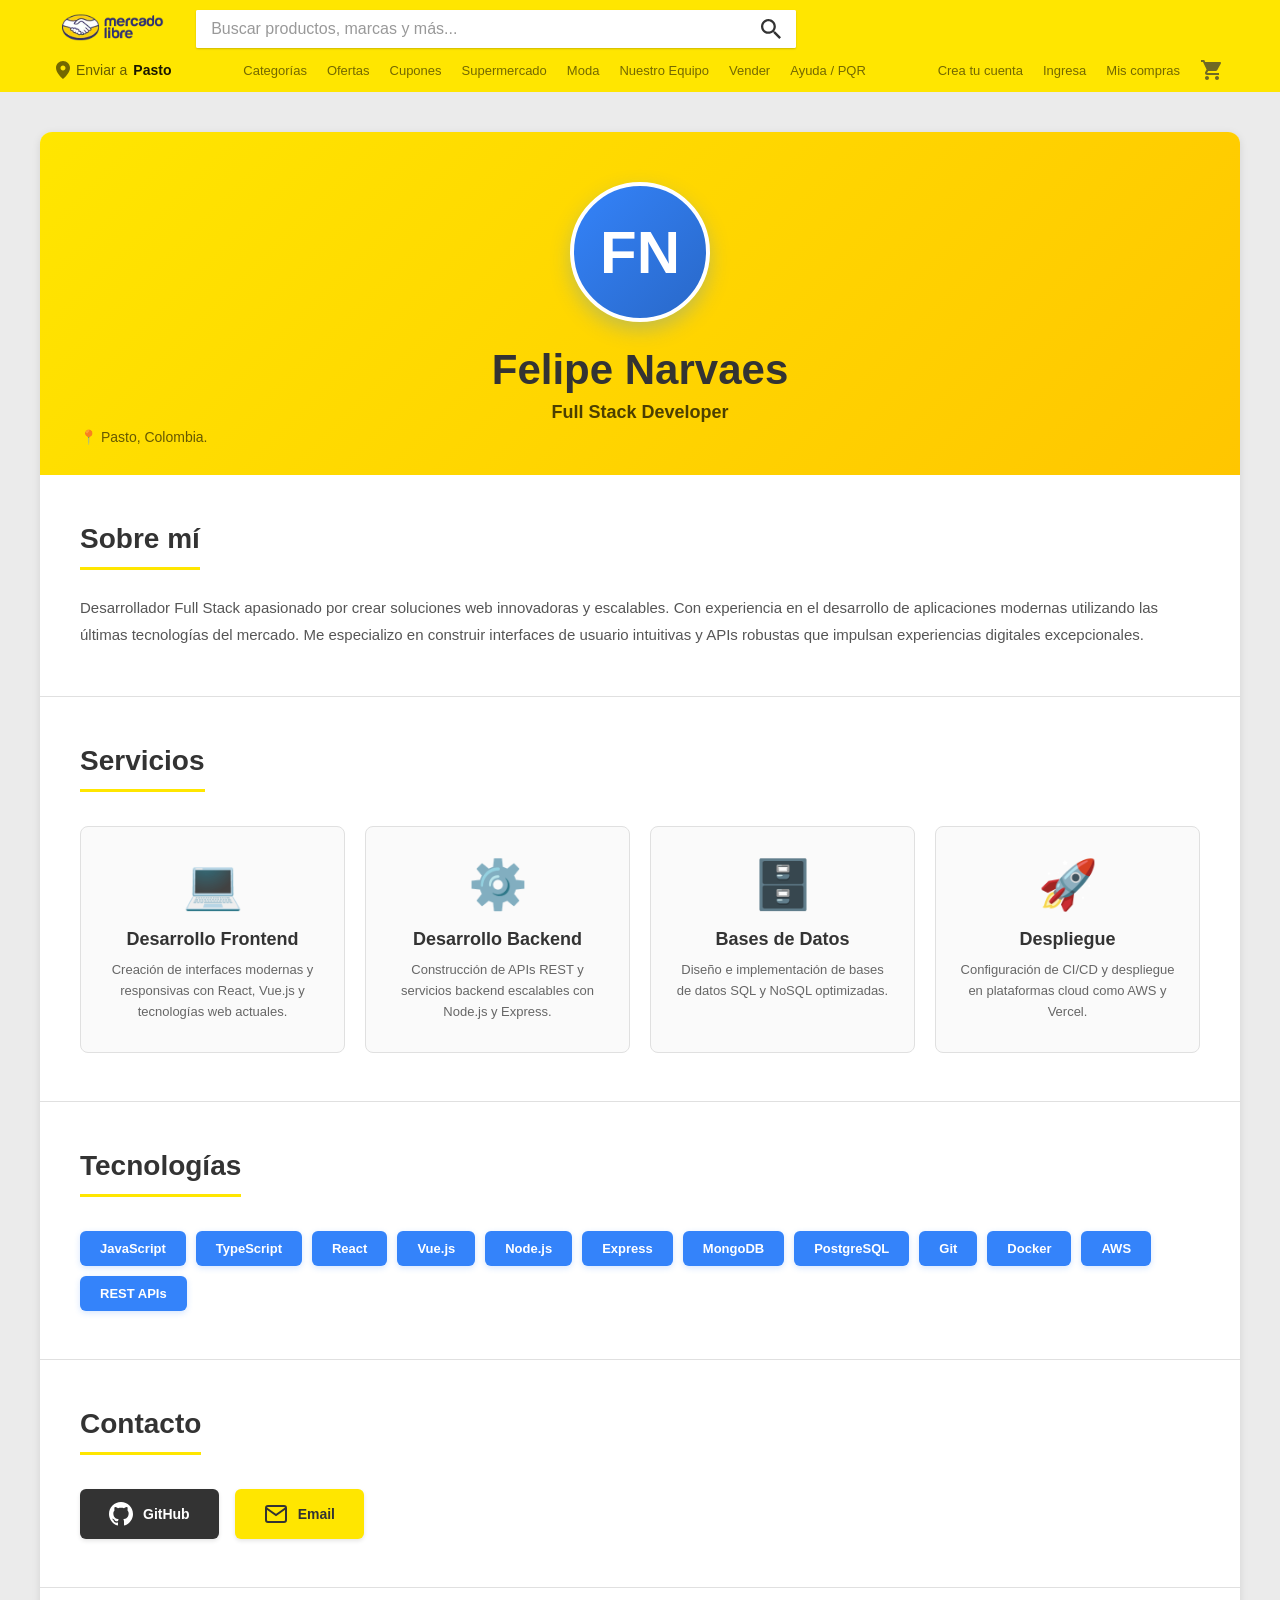
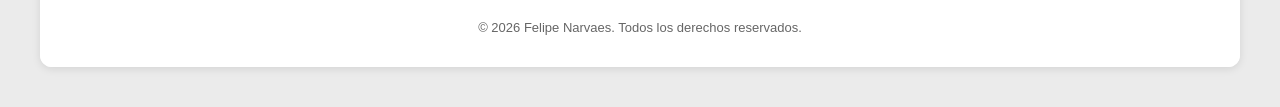
<file: portafolio/dev1/index.html>
<!DOCTYPE html>
<html lang="es">
<head>
    <meta charset="UTF-8">
    <meta name="viewport" content="width=device-width, initial-scale=1.0">
    <title>Felipe Narvaes - Portafolio</title>
    <link rel="stylesheet" href="../../css/styles.css">
    <link rel="stylesheet" href="style.css">
</head>
<body>
    <!-- Header MercadoLibre -->
    <header class="header">
        <div class="header-main">
            <div class="container">
                <div class="header-row-1">
                    <div class="logo">
                        <a href="../../index.html">
                            <img src="../../img/logoMercadoLibre.png" alt="Mercado Libre" class="logo-img">
                        </a>
                    </div>
                    <div class="search-bar">
                        <input type="text" placeholder="Buscar productos, marcas y más..." class="search-input">
                        <button class="search-button">
                            <svg width="20" height="20" viewBox="0 0 20 20" fill="none">
                                <path d="M14.2939 12.5786H13.3905L13.0703 12.2699C14.191 10.9663 14.8656 9.27387 14.8656 7.43282C14.8656 3.32762 11.538 0 7.43282 0C3.32762 0 0 3.32762 0 7.43282C0 11.538 3.32762 14.8656 7.43282 14.8656C9.27387 14.8656 10.9663 14.191 12.2699 13.0703L12.5786 13.3905V14.2939L18.2962 20L20 18.2962L14.2939 12.5786ZM7.43282 12.5786C4.58548 12.5786 2.28702 10.2802 2.28702 7.43282C2.28702 4.58548 4.58548 2.28702 7.43282 2.28702C10.2802 2.28702 12.5786 4.58548 12.5786 7.43282C12.5786 10.2802 10.2802 12.5786 7.43282 12.5786Z" fill="#333"/>
                            </svg>
                        </button>
                    </div>
                </div>
                
                <div class="header-row-2">
                    <div class="location">
                        <svg width="14" height="18" viewBox="0 0 14 18" fill="none">
                            <path d="M7 0C3.13 0 0 3.13 0 7C0 12.25 7 18 7 18C7 18 14 12.25 14 7C14 3.13 10.87 0 7 0ZM7 9.5C5.62 9.5 4.5 8.38 4.5 7C4.5 5.62 5.62 4.5 7 4.5C8.38 4.5 9.5 5.62 9.5 7C9.5 8.38 8.38 9.5 7 9.5Z" fill="rgba(0,0,0,.55)"/>
                        </svg>
                        <span>Enviar a</span>
                        <strong>Pasto</strong>
                    </div>
                    
                    <nav class="header-nav">
                        <a href="../../index.html">Categorías</a>
                        <a href="../../index.html#ofertas">Ofertas</a>
                        <a href="../../index.html">Cupones</a>
                        <a href="../../index.html">Supermercado</a>
                        <a href="../../index.html">Moda</a>
                        <a href="../../index.html#dev-portfolio">Nuestro Equipo</a>
                        <a href="../../index.html">Vender</a>
                        <a href="../../index.html">Ayuda / PQR</a>
                    </nav>
                    
                    <div class="header-actions">
                        <a href="#" class="header-link">Crea tu cuenta</a>
                        <a href="#" class="header-link">Ingresa</a>
                        <a href="#" class="header-link">Mis compras</a>
                        <a href="#" class="cart-icon">
                            <svg width="24" height="24" viewBox="0 0 24 24" fill="none">
                                <path d="M7 18C5.9 18 5.01 18.9 5.01 20C5.01 21.1 5.9 22 7 22C8.1 22 9 21.1 9 20C9 18.9 8.1 18 7 18ZM1 2V4H3L6.6 11.59L5.25 14.04C5.09 14.32 5 14.65 5 15C5 16.1 5.9 17 7 17H19V15H7.42C7.28 15 7.17 14.89 7.17 14.75L7.2 14.63L8.1 13H15.55C16.3 13 16.96 12.59 17.3 11.97L20.88 5.48C20.96 5.34 21 5.17 21 5C21 4.45 20.55 4 20 4H5.21L4.27 2H1ZM17 18C15.9 18 15.01 18.9 15.01 20C15.01 21.1 15.9 22 17 22C18.1 22 19 21.1 19 20C19 18.9 18.1 18 17 18Z" fill="rgba(51,51,51,.7)"/>
                            </svg>
                        </a>
                    </div>
                </div>
            </div>
        </div>
    </header>

    <div class="portfolio-container">

        <main class="portfolio-main">
            <div class="profile-section">
                <div class="avatar">FN</div>
                <h1>Felipe Narvaes</h1>
                <p class="role">Full Stack Developer</p>
                <p class="location">📍 Pasto, Colombia. </p>
            </div>

            <section class="about-section">
                <h2>Sobre mí</h2>
                <p>Desarrollador Full Stack apasionado por crear soluciones web innovadoras y escalables. Con experiencia en el desarrollo de aplicaciones modernas utilizando las últimas tecnologías del mercado. Me especializo en construir interfaces de usuario intuitivas y APIs robustas que impulsan experiencias digitales excepcionales.</p>
            </section>

            <section class="services-section">
                <h2>Servicios</h2>
                <div class="services-grid">
                    <div class="service-card">
                        <div class="service-icon">💻</div>
                        <h3>Desarrollo Frontend</h3>
                        <p>Creación de interfaces modernas y responsivas con React, Vue.js y tecnologías web actuales.</p>
                    </div>
                    <div class="service-card">
                        <div class="service-icon">⚙️</div>
                        <h3>Desarrollo Backend</h3>
                        <p>Construcción de APIs REST y servicios backend escalables con Node.js y Express.</p>
                    </div>
                    <div class="service-card">
                        <div class="service-icon">🗄️</div>
                        <h3>Bases de Datos</h3>
                        <p>Diseño e implementación de bases de datos SQL y NoSQL optimizadas.</p>
                    </div>
                    <div class="service-card">
                        <div class="service-icon">🚀</div>
                        <h3>Despliegue</h3>
                        <p>Configuración de CI/CD y despliegue en plataformas cloud como AWS y Vercel.</p>
                    </div>
                </div>
            </section>

            <section class="tech-section">
                <h2>Tecnologías</h2>
                <div class="tech-grid">
                    <span class="tech-badge">JavaScript</span>
                    <span class="tech-badge">TypeScript</span>
                    <span class="tech-badge">React</span>
                    <span class="tech-badge">Vue.js</span>
                    <span class="tech-badge">Node.js</span>
                    <span class="tech-badge">Express</span>
                    <span class="tech-badge">MongoDB</span>
                    <span class="tech-badge">PostgreSQL</span>
                    <span class="tech-badge">Git</span>
                    <span class="tech-badge">Docker</span>
                    <span class="tech-badge">AWS</span>
                    <span class="tech-badge">REST APIs</span>
                </div>
            </section>

            <section class="contact-section">
                <h2>Contacto</h2>
                <div class="contact-links">
                    <a href="#" class="contact-btn github" target="_blank">
                        <svg width="24" height="24" viewBox="0 0 24 24" fill="currentColor">
                            <path d="M12 0c-6.626 0-12 5.373-12 12 0 5.302 3.438 9.8 8.207 11.387.599.111.793-.261.793-.577v-2.234c-3.338.726-4.033-1.416-4.033-1.416-.546-1.387-1.333-1.756-1.333-1.756-1.089-.745.083-.729.083-.729 1.205.084 1.839 1.237 1.839 1.237 1.07 1.834 2.807 1.304 3.492.997.107-.775.418-1.305.762-1.604-2.665-.305-5.467-1.334-5.467-5.931 0-1.311.469-2.381 1.236-3.221-.124-.303-.535-1.524.117-3.176 0 0 1.008-.322 3.301 1.23.957-.266 1.983-.399 3.003-.404 1.02.005 2.047.138 3.006.404 2.291-1.552 3.297-1.23 3.297-1.23.653 1.653.242 2.874.118 3.176.77.84 1.235 1.911 1.235 3.221 0 4.609-2.807 5.624-5.479 5.921.43.372.823 1.102.823 2.222v3.293c0 .319.192.694.801.576 4.765-1.589 8.199-6.086 8.199-11.386 0-6.627-5.373-12-12-12z"/>
                        </svg>
                        GitHub
                    </a>
                    <a href="mailto:felipe.narvaes@example.com" class="contact-btn email">
                        <svg width="24" height="24" viewBox="0 0 24 24" fill="none" stroke="currentColor" stroke-width="2">
                            <path d="M4 4h16c1.1 0 2 .9 2 2v12c0 1.1-.9 2-2 2H4c-1.1 0-2-.9-2-2V6c0-1.1.9-2 2-2z"/>
                            <polyline points="22,6 12,13 2,6"/>
                        </svg>
                        Email
                    </a>
                </div>
            </section>
        </main>

        <footer class="portfolio-footer">
            <p>&copy; 2026 Felipe Narvaes. Todos los derechos reservados.</p>
        </footer>
    </div>
</body>
</html>
</file>
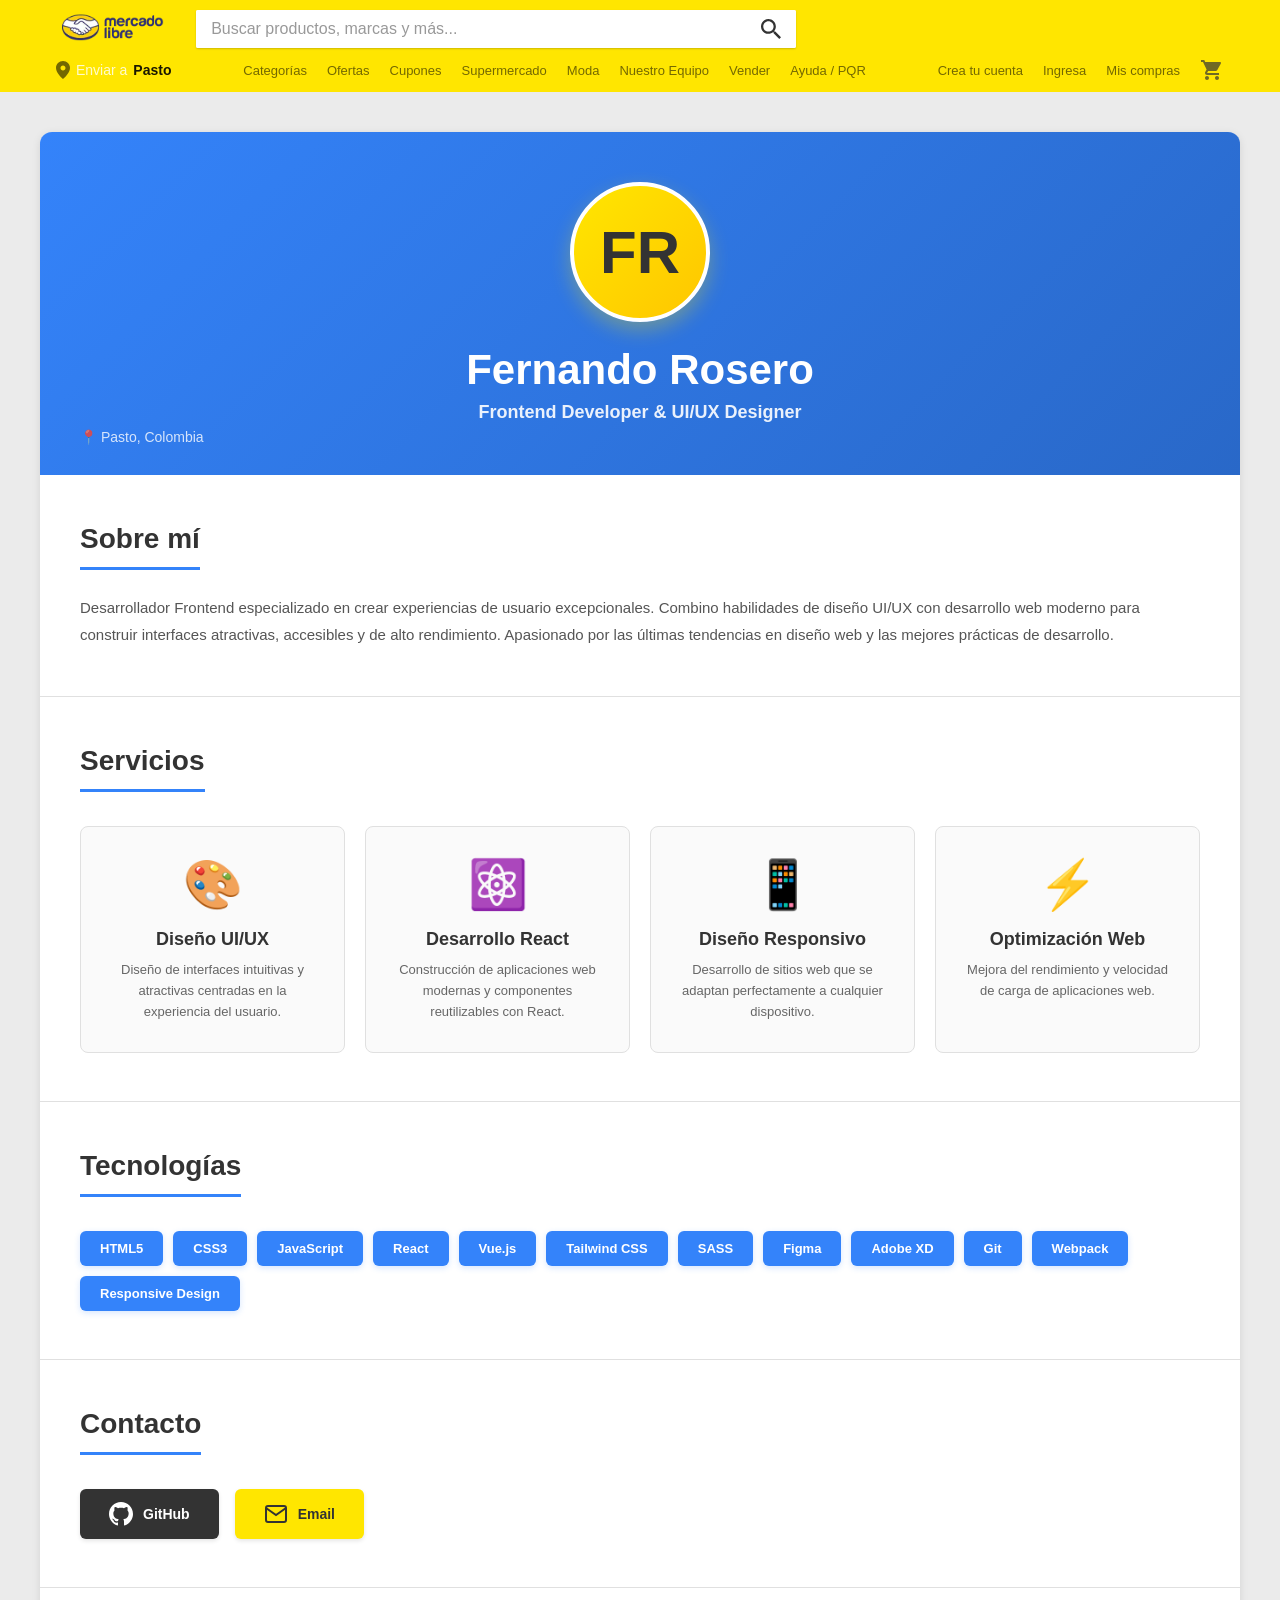
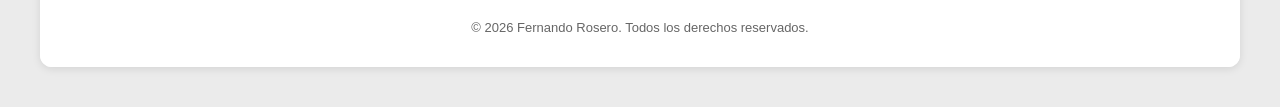
<file: portafolio/dev2/index.html>
<!DOCTYPE html>
<html lang="es">
<head>
    <meta charset="UTF-8">
    <meta name="viewport" content="width=device-width, initial-scale=1.0">
    <title>Fernando Rosero - Portafolio</title>
    <link rel="stylesheet" href="../../css/styles.css">
    <link rel="stylesheet" href="style.css">
</head>
<body>
    <!-- Header MercadoLibre -->
    <header class="header">
        <div class="header-main">
            <div class="container">
                <div class="header-row-1">
                    <div class="logo">
                        <a href="../../index.html">
                            <img src="../../img/logoMercadoLibre.png" alt="Mercado Libre" class="logo-img">
                        </a>
                    </div>
                    <div class="search-bar">
                        <input type="text" placeholder="Buscar productos, marcas y más..." class="search-input">
                        <button class="search-button">
                            <svg width="20" height="20" viewBox="0 0 20 20" fill="none">
                                <path d="M14.2939 12.5786H13.3905L13.0703 12.2699C14.191 10.9663 14.8656 9.27387 14.8656 7.43282C14.8656 3.32762 11.538 0 7.43282 0C3.32762 0 0 3.32762 0 7.43282C0 11.538 3.32762 14.8656 7.43282 14.8656C9.27387 14.8656 10.9663 14.191 12.2699 13.0703L12.5786 13.3905V14.2939L18.2962 20L20 18.2962L14.2939 12.5786ZM7.43282 12.5786C4.58548 12.5786 2.28702 10.2802 2.28702 7.43282C2.28702 4.58548 4.58548 2.28702 7.43282 2.28702C10.2802 2.28702 12.5786 4.58548 12.5786 7.43282C12.5786 10.2802 10.2802 12.5786 7.43282 12.5786Z" fill="#333"/>
                            </svg>
                        </button>
                    </div>
                </div>
                
                <div class="header-row-2">
                    <div class="location">
                        <svg width="14" height="18" viewBox="0 0 14 18" fill="none">
                            <path d="M7 0C3.13 0 0 3.13 0 7C0 12.25 7 18 7 18C7 18 14 12.25 14 7C14 3.13 10.87 0 7 0ZM7 9.5C5.62 9.5 4.5 8.38 4.5 7C4.5 5.62 5.62 4.5 7 4.5C8.38 4.5 9.5 5.62 9.5 7C9.5 8.38 8.38 9.5 7 9.5Z" fill="rgba(0,0,0,.55)"/>
                        </svg>
                        <span>Enviar a</span>
                        <strong>Pasto</strong>
                    </div>
                    
                    <nav class="header-nav">
                        <a href="../../index.html">Categorías</a>
                        <a href="../../index.html#ofertas">Ofertas</a>
                        <a href="../../index.html">Cupones</a>
                        <a href="../../index.html">Supermercado</a>
                        <a href="../../index.html">Moda</a>
                        <a href="../../index.html#dev-portfolio">Nuestro Equipo</a>
                        <a href="../../index.html">Vender</a>
                        <a href="../../index.html">Ayuda / PQR</a>
                    </nav>
                    
                    <div class="header-actions">
                        <a href="#" class="header-link">Crea tu cuenta</a>
                        <a href="#" class="header-link">Ingresa</a>
                        <a href="#" class="header-link">Mis compras</a>
                        <a href="#" class="cart-icon">
                            <svg width="24" height="24" viewBox="0 0 24 24" fill="none">
                                <path d="M7 18C5.9 18 5.01 18.9 5.01 20C5.01 21.1 5.9 22 7 22C8.1 22 9 21.1 9 20C9 18.9 8.1 18 7 18ZM1 2V4H3L6.6 11.59L5.25 14.04C5.09 14.32 5 14.65 5 15C5 16.1 5.9 17 7 17H19V15H7.42C7.28 15 7.17 14.89 7.17 14.75L7.2 14.63L8.1 13H15.55C16.3 13 16.96 12.59 17.3 11.97L20.88 5.48C20.96 5.34 21 5.17 21 5C21 4.45 20.55 4 20 4H5.21L4.27 2H1ZM17 18C15.9 18 15.01 18.9 15.01 20C15.01 21.1 15.9 22 17 22C18.1 22 19 21.1 19 20C19 18.9 18.1 18 17 18Z" fill="rgba(51,51,51,.7)"/>
                            </svg>
                        </a>
                    </div>
                </div>
            </div>
        </div>
    </header>

    <div class="portfolio-container">

        <main class="portfolio-main">
            <div class="profile-section">
                <div class="avatar">FR</div>
                <h1>Fernando Rosero</h1>
                <p class="role">Frontend Developer & UI/UX Designer</p>
                <p class="location">📍 Pasto, Colombia</p>
            </div>

            <section class="about-section">
                <h2>Sobre mí</h2>
                <p>Desarrollador Frontend especializado en crear experiencias de usuario excepcionales. Combino habilidades de diseño UI/UX con desarrollo web moderno para construir interfaces atractivas, accesibles y de alto rendimiento. Apasionado por las últimas tendencias en diseño web y las mejores prácticas de desarrollo.</p>
            </section>

            <section class="services-section">
                <h2>Servicios</h2>
                <div class="services-grid">
                    <div class="service-card">
                        <div class="service-icon">🎨</div>
                        <h3>Diseño UI/UX</h3>
                        <p>Diseño de interfaces intuitivas y atractivas centradas en la experiencia del usuario.</p>
                    </div>
                    <div class="service-card">
                        <div class="service-icon">⚛️</div>
                        <h3>Desarrollo React</h3>
                        <p>Construcción de aplicaciones web modernas y componentes reutilizables con React.</p>
                    </div>
                    <div class="service-card">
                        <div class="service-icon">📱</div>
                        <h3>Diseño Responsivo</h3>
                        <p>Desarrollo de sitios web que se adaptan perfectamente a cualquier dispositivo.</p>
                    </div>
                    <div class="service-card">
                        <div class="service-icon">⚡</div>
                        <h3>Optimización Web</h3>
                        <p>Mejora del rendimiento y velocidad de carga de aplicaciones web.</p>
                    </div>
                </div>
            </section>

            <section class="tech-section">
                <h2>Tecnologías</h2>
                <div class="tech-grid">
                    <span class="tech-badge">HTML5</span>
                    <span class="tech-badge">CSS3</span>
                    <span class="tech-badge">JavaScript</span>
                    <span class="tech-badge">React</span>
                    <span class="tech-badge">Vue.js</span>
                    <span class="tech-badge">Tailwind CSS</span>
                    <span class="tech-badge">SASS</span>
                    <span class="tech-badge">Figma</span>
                    <span class="tech-badge">Adobe XD</span>
                    <span class="tech-badge">Git</span>
                    <span class="tech-badge">Webpack</span>
                    <span class="tech-badge">Responsive Design</span>
                </div>
            </section>

            <section class="contact-section">
                <h2>Contacto</h2>
                <div class="contact-links">
                    <a href="#" class="contact-btn github" target="_blank">
                        <svg width="24" height="24" viewBox="0 0 24 24" fill="currentColor">
                            <path d="M12 0c-6.626 0-12 5.373-12 12 0 5.302 3.438 9.8 8.207 11.387.599.111.793-.261.793-.577v-2.234c-3.338.726-4.033-1.416-4.033-1.416-.546-1.387-1.333-1.756-1.333-1.756-1.089-.745.083-.729.083-.729 1.205.084 1.839 1.237 1.839 1.237 1.07 1.834 2.807 1.304 3.492.997.107-.775.418-1.305.762-1.604-2.665-.305-5.467-1.334-5.467-5.931 0-1.311.469-2.381 1.236-3.221-.124-.303-.535-1.524.117-3.176 0 0 1.008-.322 3.301 1.23.957-.266 1.983-.399 3.003-.404 1.02.005 2.047.138 3.006.404 2.291-1.552 3.297-1.23 3.297-1.23.653 1.653.242 2.874.118 3.176.77.84 1.235 1.911 1.235 3.221 0 4.609-2.807 5.624-5.479 5.921.43.372.823 1.102.823 2.222v3.293c0 .319.192.694.801.576 4.765-1.589 8.199-6.086 8.199-11.386 0-6.627-5.373-12-12-12z"/>
                        </svg>
                        GitHub
                    </a>
                    <a href="mailto:fernando.rosero@example.com" class="contact-btn email">
                        <svg width="24" height="24" viewBox="0 0 24 24" fill="none" stroke="currentColor" stroke-width="2">
                            <path d="M4 4h16c1.1 0 2 .9 2 2v12c0 1.1-.9 2-2 2H4c-1.1 0-2-.9-2-2V6c0-1.1.9-2 2-2z"/>
                            <polyline points="22,6 12,13 2,6"/>
                        </svg>
                        Email
                    </a>
                </div>
            </section>
        </main>

        <footer class="portfolio-footer">
            <p>&copy; 2026 Fernando Rosero. Todos los derechos reservados.</p>
        </footer>
    </div>
</body>
</html>
</file>
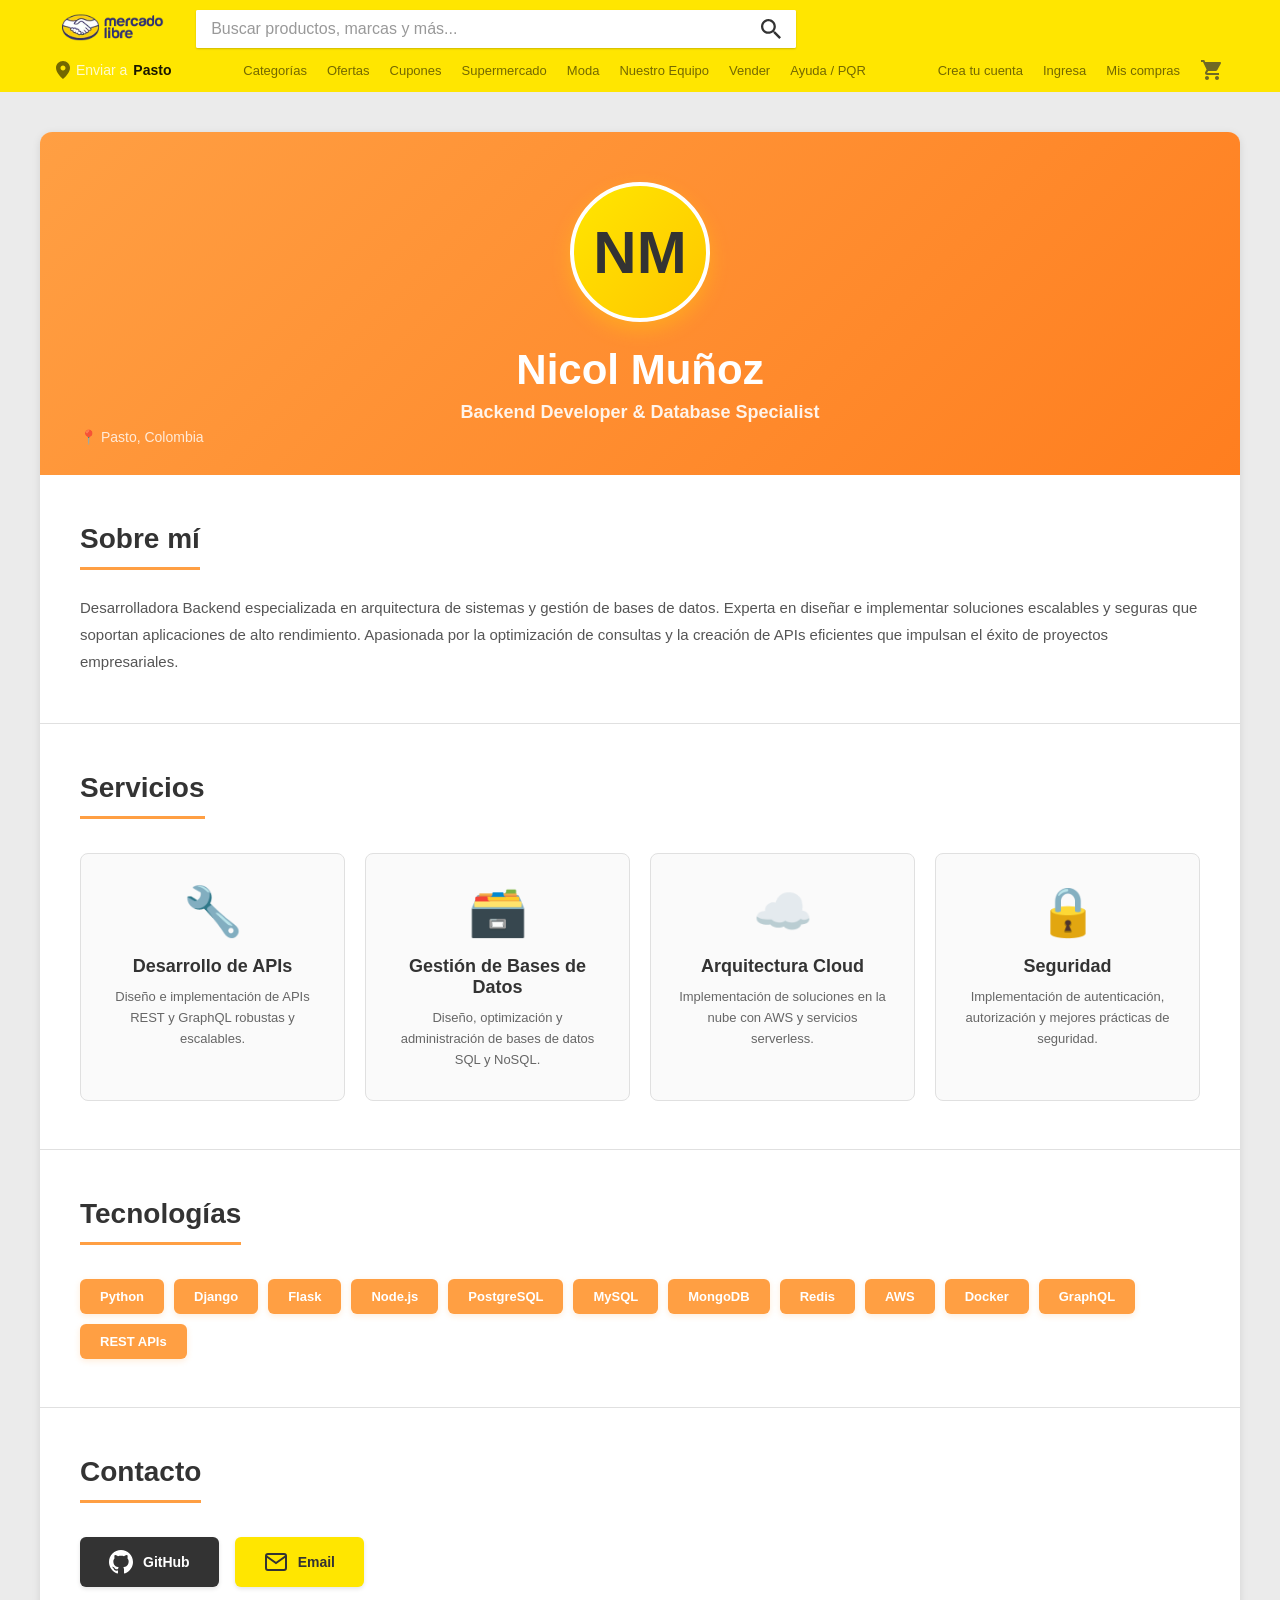
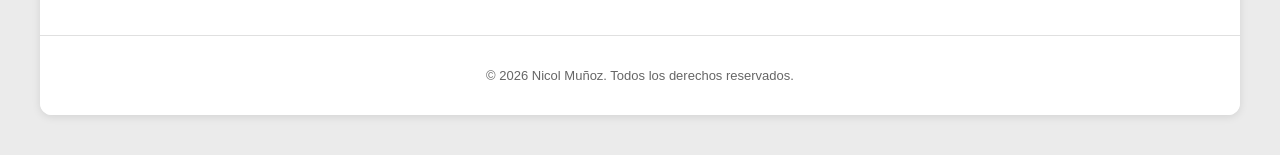
<file: portafolio/dev3/index.html>
<!DOCTYPE html>
<html lang="es">
<head>
    <meta charset="UTF-8">
    <meta name="viewport" content="width=device-width, initial-scale=1.0">
    <title>Nicol Muñoz - Portafolio</title>
    <link rel="stylesheet" href="../../css/styles.css">
    <link rel="stylesheet" href="style.css">
</head>
<body>
    <!-- Header MercadoLibre -->
    <header class="header">
        <div class="header-main">
            <div class="container">
                <div class="header-row-1">
                    <div class="logo">
                        <a href="../../index.html">
                            <img src="../../img/logoMercadoLibre.png" alt="Mercado Libre" class="logo-img">
                        </a>
                    </div>
                    <div class="search-bar">
                        <input type="text" placeholder="Buscar productos, marcas y más..." class="search-input">
                        <button class="search-button">
                            <svg width="20" height="20" viewBox="0 0 20 20" fill="none">
                                <path d="M14.2939 12.5786H13.3905L13.0703 12.2699C14.191 10.9663 14.8656 9.27387 14.8656 7.43282C14.8656 3.32762 11.538 0 7.43282 0C3.32762 0 0 3.32762 0 7.43282C0 11.538 3.32762 14.8656 7.43282 14.8656C9.27387 14.8656 10.9663 14.191 12.2699 13.0703L12.5786 13.3905V14.2939L18.2962 20L20 18.2962L14.2939 12.5786ZM7.43282 12.5786C4.58548 12.5786 2.28702 10.2802 2.28702 7.43282C2.28702 4.58548 4.58548 2.28702 7.43282 2.28702C10.2802 2.28702 12.5786 4.58548 12.5786 7.43282C12.5786 10.2802 10.2802 12.5786 7.43282 12.5786Z" fill="#333"/>
                            </svg>
                        </button>
                    </div>
                </div>
                
                <div class="header-row-2">
                    <div class="location">
                        <svg width="14" height="18" viewBox="0 0 14 18" fill="none">
                            <path d="M7 0C3.13 0 0 3.13 0 7C0 12.25 7 18 7 18C7 18 14 12.25 14 7C14 3.13 10.87 0 7 0ZM7 9.5C5.62 9.5 4.5 8.38 4.5 7C4.5 5.62 5.62 4.5 7 4.5C8.38 4.5 9.5 5.62 9.5 7C9.5 8.38 8.38 9.5 7 9.5Z" fill="rgba(0,0,0,.55)"/>
                        </svg>
                        <span>Enviar a</span>
                        <strong>Pasto</strong>
                    </div>
                    
                    <nav class="header-nav">
                        <a href="../../index.html">Categorías</a>
                        <a href="../../index.html#ofertas">Ofertas</a>
                        <a href="../../index.html">Cupones</a>
                        <a href="../../index.html">Supermercado</a>
                        <a href="../../index.html">Moda</a>
                        <a href="../../index.html#dev-portfolio">Nuestro Equipo</a>
                        <a href="../../index.html">Vender</a>
                        <a href="../../index.html">Ayuda / PQR</a>
                    </nav>
                    
                    <div class="header-actions">
                        <a href="#" class="header-link">Crea tu cuenta</a>
                        <a href="#" class="header-link">Ingresa</a>
                        <a href="#" class="header-link">Mis compras</a>
                        <a href="#" class="cart-icon">
                            <svg width="24" height="24" viewBox="0 0 24 24" fill="none">
                                <path d="M7 18C5.9 18 5.01 18.9 5.01 20C5.01 21.1 5.9 22 7 22C8.1 22 9 21.1 9 20C9 18.9 8.1 18 7 18ZM1 2V4H3L6.6 11.59L5.25 14.04C5.09 14.32 5 14.65 5 15C5 16.1 5.9 17 7 17H19V15H7.42C7.28 15 7.17 14.89 7.17 14.75L7.2 14.63L8.1 13H15.55C16.3 13 16.96 12.59 17.3 11.97L20.88 5.48C20.96 5.34 21 5.17 21 5C21 4.45 20.55 4 20 4H5.21L4.27 2H1ZM17 18C15.9 18 15.01 18.9 15.01 20C15.01 21.1 15.9 22 17 22C18.1 22 19 21.1 19 20C19 18.9 18.1 18 17 18Z" fill="rgba(51,51,51,.7)"/>
                            </svg>
                        </a>
                    </div>
                </div>
            </div>
        </div>
    </header>

    <div class="portfolio-container">

        <main class="portfolio-main">
            <div class="profile-section">
                <div class="avatar">NM</div>
                <h1>Nicol Muñoz</h1>
                <p class="role">Backend Developer & Database Specialist</p>
                <p class="location">📍 Pasto, Colombia</p>
            </div>

            <section class="about-section">
                <h2>Sobre mí</h2>
                <p>Desarrolladora Backend especializada en arquitectura de sistemas y gestión de bases de datos. Experta en diseñar e implementar soluciones escalables y seguras que soportan aplicaciones de alto rendimiento. Apasionada por la optimización de consultas y la creación de APIs eficientes que impulsan el éxito de proyectos empresariales.</p>
            </section>

            <section class="services-section">
                <h2>Servicios</h2>
                <div class="services-grid">
                    <div class="service-card">
                        <div class="service-icon">🔧</div>
                        <h3>Desarrollo de APIs</h3>
                        <p>Diseño e implementación de APIs REST y GraphQL robustas y escalables.</p>
                    </div>
                    <div class="service-card">
                        <div class="service-icon">🗃️</div>
                        <h3>Gestión de Bases de Datos</h3>
                        <p>Diseño, optimización y administración de bases de datos SQL y NoSQL.</p>
                    </div>
                    <div class="service-card">
                        <div class="service-icon">☁️</div>
                        <h3>Arquitectura Cloud</h3>
                        <p>Implementación de soluciones en la nube con AWS y servicios serverless.</p>
                    </div>
                    <div class="service-card">
                        <div class="service-icon">🔒</div>
                        <h3>Seguridad</h3>
                        <p>Implementación de autenticación, autorización y mejores prácticas de seguridad.</p>
                    </div>
                </div>
            </section>

            <section class="tech-section">
                <h2>Tecnologías</h2>
                <div class="tech-grid">
                    <span class="tech-badge">Python</span>
                    <span class="tech-badge">Django</span>
                    <span class="tech-badge">Flask</span>
                    <span class="tech-badge">Node.js</span>
                    <span class="tech-badge">PostgreSQL</span>
                    <span class="tech-badge">MySQL</span>
                    <span class="tech-badge">MongoDB</span>
                    <span class="tech-badge">Redis</span>
                    <span class="tech-badge">AWS</span>
                    <span class="tech-badge">Docker</span>
                    <span class="tech-badge">GraphQL</span>
                    <span class="tech-badge">REST APIs</span>
                </div>
            </section>

            <section class="contact-section">
                <h2>Contacto</h2>
                <div class="contact-links">
                    <a href="#" class="contact-btn github" target="_blank">
                        <svg width="24" height="24" viewBox="0 0 24 24" fill="currentColor">
                            <path d="M12 0c-6.626 0-12 5.373-12 12 0 5.302 3.438 9.8 8.207 11.387.599.111.793-.261.793-.577v-2.234c-3.338.726-4.033-1.416-4.033-1.416-.546-1.387-1.333-1.756-1.333-1.756-1.089-.745.083-.729.083-.729 1.205.084 1.839 1.237 1.839 1.237 1.07 1.834 2.807 1.304 3.492.997.107-.775.418-1.305.762-1.604-2.665-.305-5.467-1.334-5.467-5.931 0-1.311.469-2.381 1.236-3.221-.124-.303-.535-1.524.117-3.176 0 0 1.008-.322 3.301 1.23.957-.266 1.983-.399 3.003-.404 1.02.005 2.047.138 3.006.404 2.291-1.552 3.297-1.23 3.297-1.23.653 1.653.242 2.874.118 3.176.77.84 1.235 1.911 1.235 3.221 0 4.609-2.807 5.624-5.479 5.921.43.372.823 1.102.823 2.222v3.293c0 .319.192.694.801.576 4.765-1.589 8.199-6.086 8.199-11.386 0-6.627-5.373-12-12-12z"/>
                        </svg>
                        GitHub
                    </a>
                    <a href="mailto:nicol.munoz@example.com" class="contact-btn email">
                        <svg width="24" height="24" viewBox="0 0 24 24" fill="none" stroke="currentColor" stroke-width="2">
                            <path d="M4 4h16c1.1 0 2 .9 2 2v12c0 1.1-.9 2-2 2H4c-1.1 0-2-.9-2-2V6c0-1.1.9-2 2-2z"/>
                            <polyline points="22,6 12,13 2,6"/>
                        </svg>
                        Email
                    </a>
                </div>
            </section>
        </main>

        <footer class="portfolio-footer">
            <p>&copy; 2026 Nicol Muñoz. Todos los derechos reservados.</p>
        </footer>
    </div>
</body>
</html>
</file>
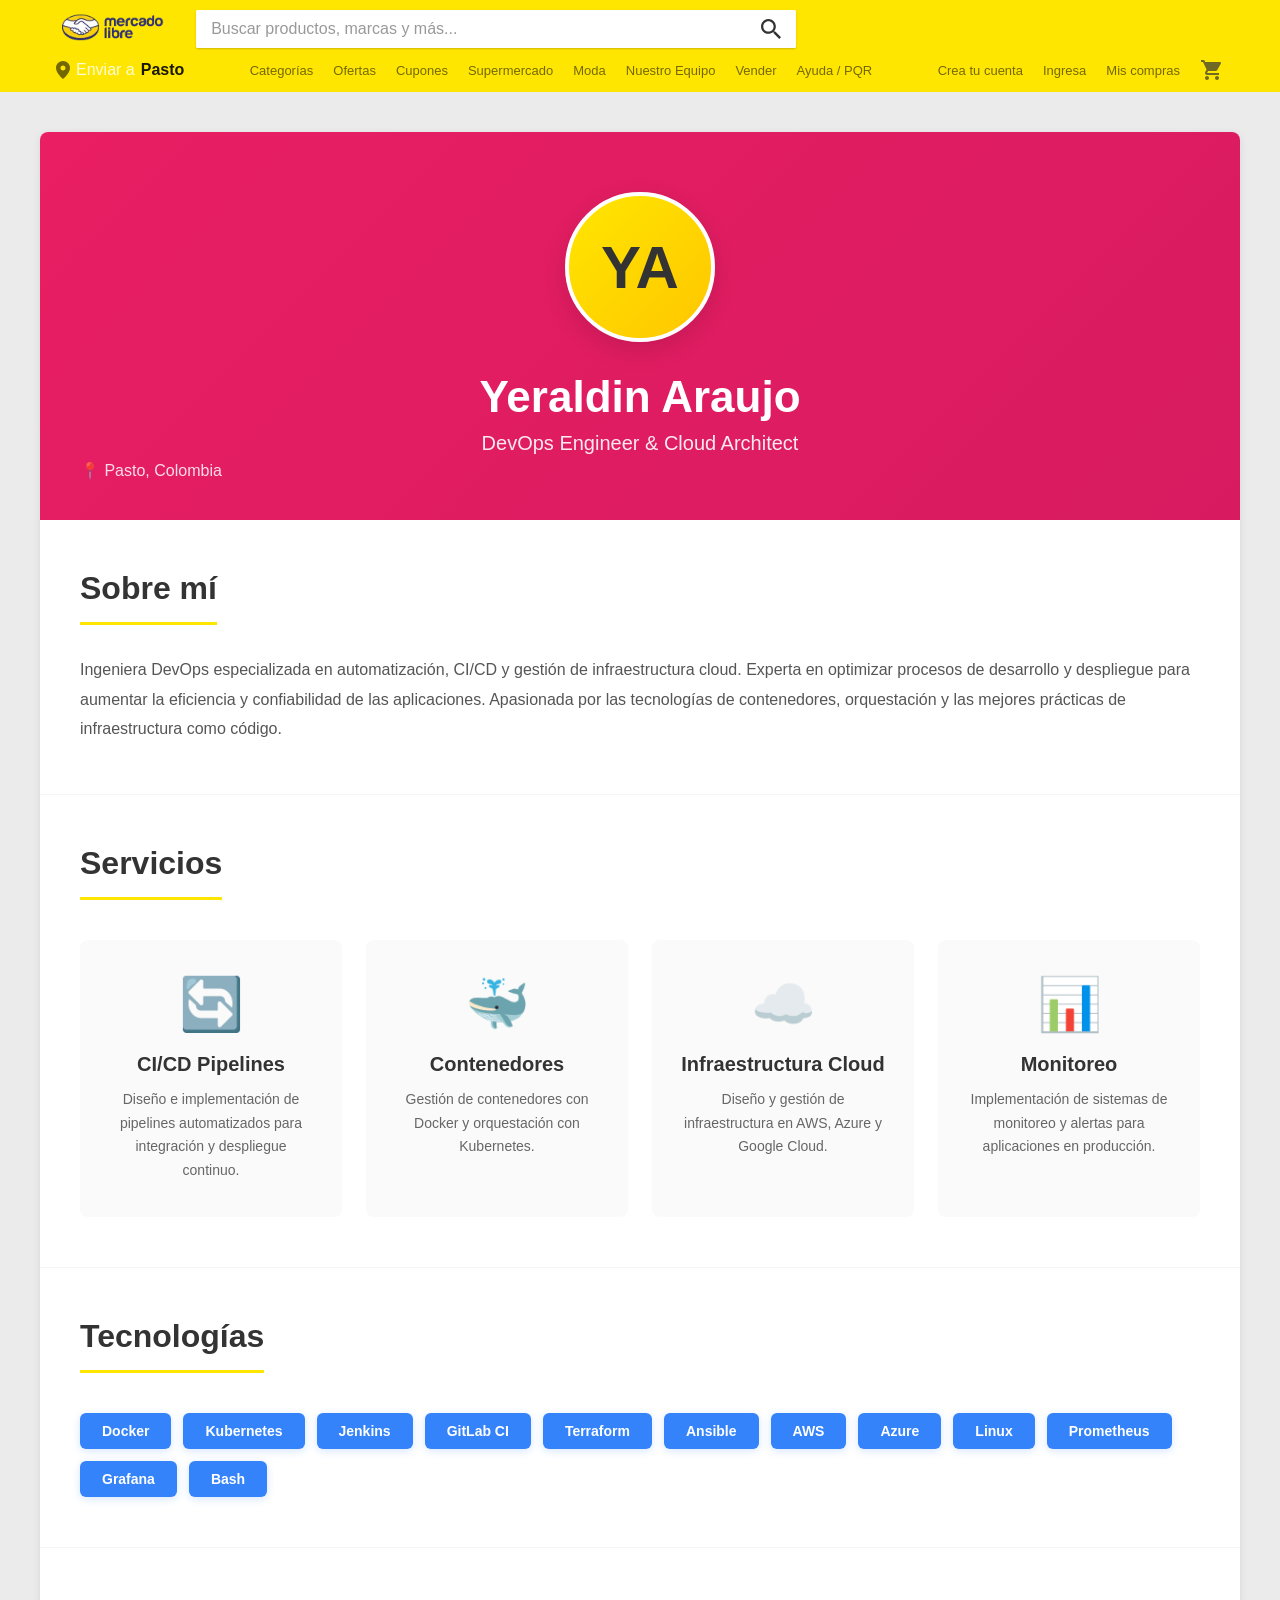
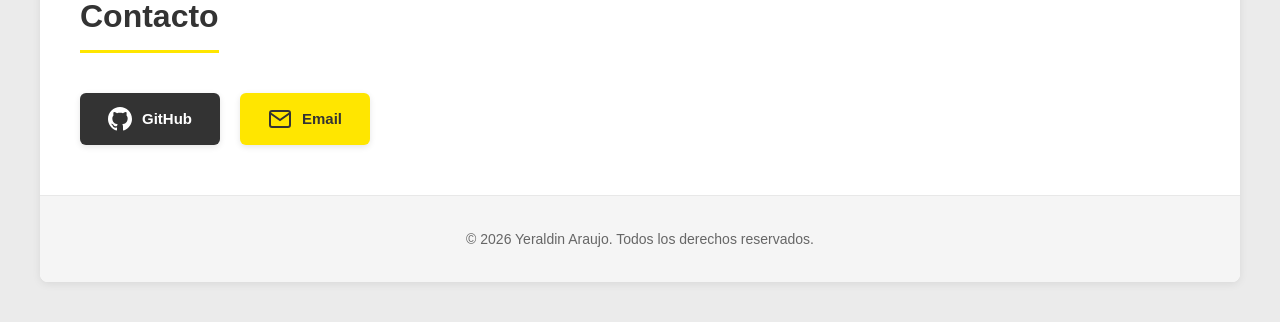
<file: portafolio/dev4/index.html>
<!DOCTYPE html>
<html lang="es">
<head>
    <meta charset="UTF-8">
    <meta name="viewport" content="width=device-width, initial-scale=1.0">
    <title>Yeraldin Araujo - Portafolio</title>
    <link rel="stylesheet" href="../../css/styles.css">
    <link rel="stylesheet" href="style.css">
</head>
<body>
    <!-- Header MercadoLibre -->
    <header class="header">
        <div class="header-main">
            <div class="container">
                <div class="header-row-1">
                    <div class="logo">
                        <a href="../../index.html">
                            <img src="../../img/logoMercadoLibre.png" alt="Mercado Libre" class="logo-img">
                        </a>
                    </div>
                    <div class="search-bar">
                        <input type="text" placeholder="Buscar productos, marcas y más..." class="search-input">
                        <button class="search-button">
                            <svg width="20" height="20" viewBox="0 0 20 20" fill="none">
                                <path d="M14.2939 12.5786H13.3905L13.0703 12.2699C14.191 10.9663 14.8656 9.27387 14.8656 7.43282C14.8656 3.32762 11.538 0 7.43282 0C3.32762 0 0 3.32762 0 7.43282C0 11.538 3.32762 14.8656 7.43282 14.8656C9.27387 14.8656 10.9663 14.191 12.2699 13.0703L12.5786 13.3905V14.2939L18.2962 20L20 18.2962L14.2939 12.5786ZM7.43282 12.5786C4.58548 12.5786 2.28702 10.2802 2.28702 7.43282C2.28702 4.58548 4.58548 2.28702 7.43282 2.28702C10.2802 2.28702 12.5786 4.58548 12.5786 7.43282C12.5786 10.2802 10.2802 12.5786 7.43282 12.5786Z" fill="#333"/>
                            </svg>
                        </button>
                    </div>
                </div>
                
                <div class="header-row-2">
                    <div class="location">
                        <svg width="14" height="18" viewBox="0 0 14 18" fill="none">
                            <path d="M7 0C3.13 0 0 3.13 0 7C0 12.25 7 18 7 18C7 18 14 12.25 14 7C14 3.13 10.87 0 7 0ZM7 9.5C5.62 9.5 4.5 8.38 4.5 7C4.5 5.62 5.62 4.5 7 4.5C8.38 4.5 9.5 5.62 9.5 7C9.5 8.38 8.38 9.5 7 9.5Z" fill="rgba(0,0,0,.55)"/>
                        </svg>
                        <span>Enviar a</span>
                        <strong>Pasto</strong>
                    </div>
                    
                    <nav class="header-nav">
                        <a href="../../index.html">Categorías</a>
                        <a href="../../index.html#ofertas">Ofertas</a>
                        <a href="../../index.html">Cupones</a>
                        <a href="../../index.html">Supermercado</a>
                        <a href="../../index.html">Moda</a>
                        <a href="../../index.html#dev-portfolio">Nuestro Equipo</a>
                        <a href="../../index.html">Vender</a>
                        <a href="../../index.html">Ayuda / PQR</a>
                    </nav>
                    
                    <div class="header-actions">
                        <a href="#" class="header-link">Crea tu cuenta</a>
                        <a href="#" class="header-link">Ingresa</a>
                        <a href="#" class="header-link">Mis compras</a>
                        <a href="#" class="cart-icon">
                            <svg width="24" height="24" viewBox="0 0 24 24" fill="none">
                                <path d="M7 18C5.9 18 5.01 18.9 5.01 20C5.01 21.1 5.9 22 7 22C8.1 22 9 21.1 9 20C9 18.9 8.1 18 7 18ZM1 2V4H3L6.6 11.59L5.25 14.04C5.09 14.32 5 14.65 5 15C5 16.1 5.9 17 7 17H19V15H7.42C7.28 15 7.17 14.89 7.17 14.75L7.2 14.63L8.1 13H15.55C16.3 13 16.96 12.59 17.3 11.97L20.88 5.48C20.96 5.34 21 5.17 21 5C21 4.45 20.55 4 20 4H5.21L4.27 2H1ZM17 18C15.9 18 15.01 18.9 15.01 20C15.01 21.1 15.9 22 17 22C18.1 22 19 21.1 19 20C19 18.9 18.1 18 17 18Z" fill="rgba(51,51,51,.7)"/>
                            </svg>
                        </a>
                    </div>
                </div>
            </div>
        </div>
    </header>

    <div class="portfolio-container">
        <main class="portfolio-main">
            <div class="profile-section">
                <div class="avatar">YA</div>
                <h1>Yeraldin Araujo</h1>
                <p class="role">DevOps Engineer & Cloud Architect</p>
                <p class="location">📍 Pasto, Colombia</p>
            </div>

            <section class="about-section">
                <h2>Sobre mí</h2>
                <p>Ingeniera DevOps especializada en automatización, CI/CD y gestión de infraestructura cloud. Experta en optimizar procesos de desarrollo y despliegue para aumentar la eficiencia y confiabilidad de las aplicaciones. Apasionada por las tecnologías de contenedores, orquestación y las mejores prácticas de infraestructura como código.</p>
            </section>

            <section class="services-section">
                <h2>Servicios</h2>
                <div class="services-grid">
                    <div class="service-card">
                        <div class="service-icon">🔄</div>
                        <h3>CI/CD Pipelines</h3>
                        <p>Diseño e implementación de pipelines automatizados para integración y despliegue continuo.</p>
                    </div>
                    <div class="service-card">
                        <div class="service-icon">🐳</div>
                        <h3>Contenedores</h3>
                        <p>Gestión de contenedores con Docker y orquestación con Kubernetes.</p>
                    </div>
                    <div class="service-card">
                        <div class="service-icon">☁️</div>
                        <h3>Infraestructura Cloud</h3>
                        <p>Diseño y gestión de infraestructura en AWS, Azure y Google Cloud.</p>
                    </div>
                    <div class="service-card">
                        <div class="service-icon">📊</div>
                        <h3>Monitoreo</h3>
                        <p>Implementación de sistemas de monitoreo y alertas para aplicaciones en producción.</p>
                    </div>
                </div>
            </section>

            <section class="tech-section">
                <h2>Tecnologías</h2>
                <div class="tech-grid">
                    <span class="tech-badge">Docker</span>
                    <span class="tech-badge">Kubernetes</span>
                    <span class="tech-badge">Jenkins</span>
                    <span class="tech-badge">GitLab CI</span>
                    <span class="tech-badge">Terraform</span>
                    <span class="tech-badge">Ansible</span>
                    <span class="tech-badge">AWS</span>
                    <span class="tech-badge">Azure</span>
                    <span class="tech-badge">Linux</span>
                    <span class="tech-badge">Prometheus</span>
                    <span class="tech-badge">Grafana</span>
                    <span class="tech-badge">Bash</span>
                </div>
            </section>

            <section class="contact-section">
                <h2>Contacto</h2>
                <div class="contact-links">
                    <a href="#" class="contact-btn github" target="_blank">
                        <svg width="24" height="24" viewBox="0 0 24 24" fill="currentColor">
                            <path d="M12 0c-6.626 0-12 5.373-12 12 0 5.302 3.438 9.8 8.207 11.387.599.111.793-.261.793-.577v-2.234c-3.338.726-4.033-1.416-4.033-1.416-.546-1.387-1.333-1.756-1.333-1.756-1.089-.745.083-.729.083-.729 1.205.084 1.839 1.237 1.839 1.237 1.07 1.834 2.807 1.304 3.492.997.107-.775.418-1.305.762-1.604-2.665-.305-5.467-1.334-5.467-5.931 0-1.311.469-2.381 1.236-3.221-.124-.303-.535-1.524.117-3.176 0 0 1.008-.322 3.301 1.23.957-.266 1.983-.399 3.003-.404 1.02.005 2.047.138 3.006.404 2.291-1.552 3.297-1.23 3.297-1.23.653 1.653.242 2.874.118 3.176.77.84 1.235 1.911 1.235 3.221 0 4.609-2.807 5.624-5.479 5.921.43.372.823 1.102.823 2.222v3.293c0 .319.192.694.801.576 4.765-1.589 8.199-6.086 8.199-11.386 0-6.627-5.373-12-12-12z"/>
                        </svg>
                        GitHub
                    </a>
                    <a href="mailto:yeraldin.araujo@example.com" class="contact-btn email">
                        <svg width="24" height="24" viewBox="0 0 24 24" fill="none" stroke="currentColor" stroke-width="2">
                            <path d="M4 4h16c1.1 0 2 .9 2 2v12c0 1.1-.9 2-2 2H4c-1.1 0-2-.9-2-2V6c0-1.1.9-2 2-2z"/>
                            <polyline points="22,6 12,13 2,6"/>
                        </svg>
                        Email
                    </a>
                </div>
            </section>
        </main>

        <footer class="portfolio-footer">
            <p>&copy; 2026 Yeraldin Araujo. Todos los derechos reservados.</p>
        </footer>
    </div>
</body>
</html>
</file>
<file: css/styles.css>
* {
    margin: 0;
    padding: 0;
    box-sizing: border-box;
}

body {
    font-family: -apple-system, BlinkMacSystemFont, 'Segoe UI', Roboto, Oxygen, Ubuntu, Cantarell, sans-serif;
    color: #333;
    background-color: #EBEBEB;
    margin: 0;
    padding: 0;
}

.container {
    max-width: 1200px;
    margin: 0 auto;
    padding: 0 16px;
}

/* Header Styles */
.header {
    background-color: #FFE600;
}

.header-main {
    background-color: #FFE600;
    padding: 10px 0;
}

.header-row-1 {
    display: flex;
    align-items: center;
    gap: 20px;
    margin-bottom: 10px;
}

.header-row-2 {
    display: flex;
    align-items: center;
    justify-content: space-between;
    gap: 20px;
    font-size: 13px;
}

.location {
    display: flex;
    align-items: center;
    gap: 6px;
    color: rgba(0,0,0,.55);
}

.location strong {
    color: rgba(0,0,0,.9);
}

.header-nav {
    display: flex;
    gap: 20px;
    flex: 1;
    justify-content: center;
    align-items: center;
}

.header-nav a {
    color: rgba(0,0,0,.55);
    text-decoration: none;
    transition: color 0.2s;
    white-space: nowrap;
    font-size: 13px;
}

.header-nav a:hover {
    color: rgba(0,0,0,.9);
}

/* Dropdown Menu */
.nav-dropdown {
    position: relative;
    display: inline-block;
}

.nav-dropdown-toggle {
    cursor: pointer;
    display: flex;
    align-items: center;
}

.nav-dropdown-toggle::after {
    content: '▼';
    font-size: 8px;
    margin-left: 4px;
    transition: transform 0.2s;
}

.nav-dropdown:hover .nav-dropdown-toggle::after {
    transform: rotate(180deg);
}

.nav-dropdown-menu {
    position: absolute;
    top: 100%;
    left: 50%;
    transform: translateX(-50%);
    background-color: white;
    min-width: 200px;
    box-shadow: 0 4px 12px rgba(0,0,0,0.15);
    border-radius: 6px;
    padding: 8px 0;
    margin-top: 8px;
    opacity: 0;
    visibility: hidden;
    transition: all 0.3s ease;
    z-index: 1000;
}

.nav-dropdown:hover .nav-dropdown-menu {
    opacity: 1;
    visibility: visible;
    margin-top: 12px;
}

.nav-dropdown-menu a {
    display: block;
    padding: 10px 20px;
    color: rgba(0,0,0,.7);
    text-decoration: none;
    transition: all 0.2s;
    font-size: 13px;
    white-space: nowrap;
}

.nav-dropdown-menu a:hover {
    background-color: #f5f5f5;
    color: #3483FA;
    padding-left: 24px;
}

.header-actions {
    display: flex;
    gap: 20px;
    align-items: center;
}

/* Mobile Menu Toggle */
.mobile-menu-toggle {
    display: none;
    background: none;
    border: none;
    cursor: pointer;
    padding: 5px;
    flex-direction: column;
    gap: 4px;
}

.mobile-menu-toggle span {
    display: block;
    width: 24px;
    height: 2px;
    background-color: rgba(0,0,0,.7);
    transition: all 0.3s;
}

.mobile-menu-toggle.active span:nth-child(1) {
    transform: rotate(45deg) translate(6px, 6px);
}

.mobile-menu-toggle.active span:nth-child(2) {
    opacity: 0;
}

.mobile-menu-toggle.active span:nth-child(3) {
    transform: rotate(-45deg) translate(6px, -6px);
}

/* Mobile Navigation */
.mobile-nav {
    display: none;
    position: fixed;
    top: 0;
    left: -100%;
    width: 80%;
    max-width: 300px;
    height: 100vh;
    background-color: white;
    box-shadow: 2px 0 10px rgba(0,0,0,0.1);
    z-index: 1000;
    transition: left 0.3s ease;
    overflow-y: auto;
}

.mobile-nav.active {
    left: 0;
}

.mobile-nav-header {
    padding: 20px;
    background-color: #FFE600;
    display: flex;
    justify-content: space-between;
    align-items: center;
}

.mobile-nav-close {
    background: none;
    border: none;
    font-size: 24px;
    cursor: pointer;
    color: rgba(0,0,0,.7);
}

.mobile-nav-links {
    padding: 20px;
}

.mobile-nav-links a {
    display: block;
    padding: 12px 0;
    color: rgba(0,0,0,.7);
    text-decoration: none;
    font-size: 14px;
    border-bottom: 1px solid #f0f0f0;
    transition: color 0.2s;
}

.mobile-nav-links a:hover {
    color: #3483FA;
}

.mobile-nav-overlay {
    display: none;
    position: fixed;
    top: 0;
    left: 0;
    width: 100%;
    height: 100vh;
    background-color: rgba(0,0,0,0.5);
    z-index: 999;
    opacity: 0;
    transition: opacity 0.3s ease;
}

.mobile-nav-overlay.active {
    display: block;
    opacity: 1;
}

.header-link {
    color: rgba(0,0,0,.55);
    text-decoration: none;
    transition: color 0.2s;
    white-space: nowrap;
    font-size: 13px;
}

.header-link:hover {
    color: rgba(0,0,0,.9);
}

.cart-icon {
    display: flex;
    align-items: center;
    cursor: pointer;
}

.logo {
    flex-shrink: 0;
    display: flex;
    align-items: center;
}

.logo-img {
    height: 34px;
    width: auto;
}

.search-bar {
    flex: 1;
    display: flex;
    background-color: white;
    border-radius: 2px;
    overflow: hidden;
    box-shadow: 0 1px 2px 0 rgba(0,0,0,.2);
    max-width: 600px;
}

.search-input {
    flex: 1;
    border: none;
    padding: 10px 15px;
    font-size: 16px;
    outline: none;
}

.search-input::placeholder {
    color: #999;
}

.search-button {
    background-color: white;
    border: none;
    padding: 0 15px;
    cursor: pointer;
    display: flex;
    align-items: center;
    transition: background-color 0.2s;
}

.search-button:hover {
    background-color: #f5f5f5;
}

.promo-banner {
    flex-shrink: 0;
}

.promo-banner img {
    height: 39px;
    display: block;
}

/* Hero Carousel Section */
.hero-carousel {
    background-color: #EBEBEB;
    padding: 0;
    position: relative;
    width: 100%;
    margin-bottom: -100px;
    z-index: 1;
}

.carousel-container {
    position: relative;
    width: 100%;
    height: 420px;
    overflow: hidden;
}

.carousel-slides {
    display: flex;
    width: 100%;
    height: 100%;
}

.carousel-slide {
    min-width: 100%;
    height: 100%;
    background-size: cover;
    background-position: center;
    background-repeat: no-repeat;
    position: absolute;
    top: 0;
    left: 0;
    opacity: 0;
    visibility: hidden;
    transition: opacity 0.8s ease-in-out, visibility 0.8s ease-in-out;
    display: flex;
    align-items: center;
    justify-content: center;
}

.carousel-slide.active {
    opacity: 1;
    visibility: visible;
    z-index: 1;
}

.carousel-overlay {
    position: absolute;
    top: 0;
    left: 0;
    right: 0;
    bottom: 0;
    background: linear-gradient(to bottom, 
        rgba(235, 235, 235, 0) 0%, 
        rgba(235, 235, 235, 0) 40%, 
        rgba(235, 235, 235, 0.4) 60%, 
        rgba(235, 235, 235, 0.8) 80%, 
        rgba(235, 235, 235, 1) 100%);
}

.hero-content {
    position: relative;
    z-index: 1;
    max-width: 1200px;
    margin: 0 auto;
}

.hero-badge {
    display: inline-flex;
    align-items: center;
    gap: 8px;
    background-color: rgba(255,255,255,0.2);
    padding: 6px 12px;
    border-radius: 20px;
    font-size: 12px;
    margin-bottom: 20px;
}

.hero-title {
    font-size: 48px;
    font-weight: 600;
    line-height: 1.2;
    margin-bottom: 20px;
}

.hero-title-alt {
    font-size: 52px;
    font-weight: 700;
    line-height: 1.1;
    margin-bottom: 30px;
    color: #2D3277;
}

.hero-discount {
    display: inline-flex;
    align-items: baseline;
    gap: 5px;
    margin-bottom: 10px;
}

.discount-text {
    font-size: 60px;
    font-weight: bold;
    color: #FFE600;
}

.discount-label {
    font-size: 24px;
    font-weight: 600;
}

.hero-subtitle {
    font-size: 18px;
    margin-bottom: 10px;
}

.hero-terms {
    font-size: 11px;
    opacity: 0.8;
    margin-bottom: 30px;
}

.hero-brands {
    display: flex;
    gap: 15px;
    flex-wrap: wrap;
}

.brand-item {
    background-color: white;
    color: #333;
    padding: 12px 20px;
    border-radius: 4px;
    font-size: 14px;
    font-weight: 600;
}

/* Kitchen Hero Slide */
.hero-kitchen {
    background: linear-gradient(135deg, #E8E8E8 0%, #F5F5F5 100%);
    display: flex;
    justify-content: space-between;
    align-items: center;
    gap: 40px;
}

.hero-left {
    flex: 1;
}

.hero-tag {
    display: inline-block;
    background-color: #3483FA;
    color: white;
    padding: 6px 12px;
    border-radius: 4px;
    font-size: 12px;
    font-weight: 600;
    margin-bottom: 15px;
}

.hero-shipping {
    display: flex;
    align-items: center;
    gap: 15px;
    margin: 20px 0;
}

.hero-shipping strong {
    font-size: 20px;
    color: #333;
    display: block;
}

.hero-shipping p {
    font-size: 14px;
    color: #666;
    margin: 0;
}

.hero-right {
    flex: 1;
    display: flex;
    gap: 20px;
}

.product-showcase {
    background-color: white;
    padding: 20px;
    border-radius: 8px;
    box-shadow: 0 2px 8px rgba(0,0,0,0.1);
}

.product-badge {
    font-size: 11px;
    color: #666;
    margin-bottom: 10px;
    font-weight: 600;
}

.product-price {
    display: flex;
    flex-direction: column;
    gap: 5px;
}

.price-before {
    font-size: 12px;
    color: #666;
}

.price-now {
    font-size: 28px;
    color: #333;
    font-weight: 600;
}

.price-interest {
    font-size: 12px;
    color: #00A650;
}

/* Tech Hero Slide */
.hero-tech {
    background: linear-gradient(135deg, #667eea 0%, #764ba2 100%);
}

.hero-cta {
    display: inline-block;
    padding: 12px 30px;
    background-color: #FFE600;
    color: #333;
    text-decoration: none;
    border-radius: 6px;
    font-weight: 600;
    font-size: 16px;
    margin-top: 20px;
    transition: transform 0.2s;
}

.hero-cta:hover {
    transform: scale(1.05);
}

/* Carousel Controls */
.carousel-btn {
    position: absolute;
    top: 50%;
    transform: translateY(-50%);
    background-color: rgba(255,255,255,0.95);
    border: none;
    width: 44px;
    height: 44px;
    border-radius: 50%;
    cursor: pointer;
    display: flex;
    align-items: center;
    justify-content: center;
    z-index: 10;
    transition: all 0.2s;
    box-shadow: 0 2px 4px rgba(0,0,0,0.15);
}

.carousel-btn:hover {
    background-color: white;
    transform: translateY(-50%) scale(1.08);
    box-shadow: 0 4px 8px rgba(0,0,0,0.2);
}

.carousel-btn.prev {
    left: 16px;
}

.carousel-btn.next {
    right: 16px;
}

.carousel-btn svg path {
    fill: #333;
}

.carousel-indicators {
    position: absolute;
    bottom: 16px;
    left: 50%;
    transform: translateX(-50%);
    display: flex;
    gap: 8px;
    z-index: 10;
}

.indicator {
    width: 8px;
    height: 8px;
    border-radius: 50%;
    background-color: rgba(255,255,255,0.6);
    cursor: pointer;
    transition: all 0.3s;
    border: none;
}

.indicator:hover {
    background-color: rgba(255,255,255,0.9);
}

.indicator.active {
    background-color: white;
    width: 24px;
    border-radius: 4px;
}

/* Benefits Section */
.benefits {
    padding: 24px 0;
    background-color: transparent;
    position: relative;
    z-index: 10;
}

.benefits-scroll-container {
    position: relative;
    padding: 0;
    width: 100%;
}

.benefits-grid {
    display: flex;
    gap: 12px;
    overflow-x: auto;
    scroll-behavior: smooth;
    scrollbar-width: none;
    -ms-overflow-style: none;
    padding: 8px 16px;
    -webkit-overflow-scrolling: touch; /* Smooth scrolling on iOS */
    scroll-snap-type: x proximity; /* Snap scrolling */
}

.benefits-grid::-webkit-scrollbar {
    display: none;
}

.benefit-card {
    background-color: white;
    padding: 20px 16px;
    border-radius: 6px;
    text-align: center;
    box-shadow: 0 1px 2px rgba(0,0,0,0.06);
    transition: all 0.3s;
    min-width: 220px;
    max-width: 220px;
    flex-shrink: 0;
    scroll-snap-align: start; /* Snap to start of card */
}

.benefit-card:hover {
    box-shadow: 0 4px 8px rgba(0,0,0,0.1);
    transform: translateY(-2px);
}

.benefit-icon {
    margin-bottom: 12px;
    display: flex;
    justify-content: center;
    height: 48px;
    align-items: center;
}

.benefit-icon svg {
    width: 48px;
    height: 48px;
}

.benefit-card h3 {
    font-size: 15px;
    margin-bottom: 6px;
    color: #333;
    font-weight: 600;
    line-height: 1.3;
}

.benefit-card p {
    font-size: 13px;
    color: #666;
    margin-bottom: 10px;
    line-height: 1.3;
    min-height: 34px;
}

.benefit-link {
    color: #3483FA;
    text-decoration: none;
    font-family: 'Proxima Nova', -apple-system, BlinkMacSystemFont, 'Segoe UI', Roboto, sans-serif;
    font-size: 12px;
    font-weight: 600;
    line-height: 12px;
    padding: 6px 8px;
    text-align: center;
    display: inline-block;
    background-color: #E6F2FF;
    border-radius: 4px;
    transition: background-color 0.2s ease;
}

.benefit-link:hover {
    text-decoration: none;
    background-color: #CCE5FF;
}

.benefits-scroll-btn {
    position: absolute;
    top: 50%;
    transform: translateY(-50%);
    background-color: white;
    border: none;
    width: 36px;
    height: 36px;
    border-radius: 50%;
    cursor: pointer;
    display: flex;
    align-items: center;
    justify-content: center;
    box-shadow: 0 2px 4px rgba(0,0,0,0.12);
    transition: all 0.2s;
    z-index: 10;
}

.benefits-scroll-btn:hover {
    background-color: #f5f5f5;
    transform: translateY(-50%) scale(1.08);
    box-shadow: 0 4px 8px rgba(0,0,0,0.15);
}

.benefits-scroll-btn.prev {
    left: 16px;
}

.benefits-scroll-btn.next {
    right: 16px;
}

.benefits-scroll-btn svg {
    width: 20px;
    height: 20px;
}

/* Promotional Banners */
.promo-banners {
    padding: 24px 0;
    background-color: #EBEBEB;
}

.promo-grid {
    display: flex;
    gap: 16px;
    justify-content: center;
    width: 100%;
}

.promo-group {
    display: flex;
    gap: 0;
    box-shadow: 0 2px 8px rgba(0,0,0,0.1);
    border-radius: 8px;
    overflow: hidden;
}

.promo-banner-card {
    height: 130px;
    display: flex;
    align-items: center;
    justify-content: center;
    position: relative;
    overflow: hidden;
    transition: all 0.3s ease;
    cursor: pointer;
}

.promo-group:hover {
    transform: translateY(-3px);
    box-shadow: 0 6px 16px rgba(0,0,0,0.15);
}

.promo-banner-card.yellow {
    background-color: #FFE600;
    width: 334px;
}

.promo-banner-card.red {
    background: linear-gradient(135deg, #D32F2F 0%, #B71C1C 100%);
    width: 248px;
}

.promo-banner-card.purple {
    background: linear-gradient(135deg, #7B2CBF 0%, #5A189A 100%);
    width: 334px;
}

.promo-banner-card.image-card {
    background: transparent;
    width: 248px;
}

.promo-image {
    width: 100%;
    height: 100%;
    object-fit: cover;
    display: block;
}

.promo-content {
    padding: 20px 24px;
    width: 100%;
    height: 100%;
    display: flex;
    flex-direction: column;
    justify-content: center;
    align-items: flex-start;
    position: relative;
    z-index: 2;
    font-size: 13px;
}

.promo-content.centered {
    align-items: center;
    justify-content: center;
    text-align: center;
}

.promo-tag {
    font-size: 10px;
    font-weight: 600;
    letter-spacing: 0.5px;
    margin-bottom: 8px;
    display: block;
    color: rgba(0,0,0,0.7);
    text-transform: uppercase;
}

.promo-tag-white {
    font-size: 10px;
    font-weight: 600;
    letter-spacing: 0.5px;
    margin-bottom: 8px;
    display: block;
    color: white;
    text-transform: uppercase;
}

.promo-tag-white.small {
    font-size: 10px;
    margin-bottom: 5px;
    opacity: 0.95;
}

.promo-title {
    font-size: 18px;
    font-weight: 600;
    line-height: 1.2;
    margin-bottom: 12px;
    color: rgba(0,0,0,0.9);
}

.promo-title-white {
    font-size: 18px;
    font-weight: 600;
    line-height: 1.2;
    margin-bottom: 12px;
    color: white;
}

.promo-btn {
    display: inline-block;
    padding: 8px 20px;
    color: white;
    text-decoration: none;
    border-radius: 6px;
    font-weight: 600;
    font-size: 13px;
    transition: all 0.2s ease;
    box-shadow: 0 2px 6px rgba(0,0,0,0.15);
}

.promo-btn.yellow-btn {
    background-color: #3483FA;
}

.promo-btn.yellow-btn:hover {
    background-color: #2968C8;
    transform: translateY(-1px);
    box-shadow: 0 4px 10px rgba(52, 131, 250, 0.3);
}

.promo-btn.dark-btn {
    background-color: #3483FA;
}

.promo-btn.dark-btn:hover {
    background-color: #2968C8;
    transform: translateY(-1px);
    box-shadow: 0 4px 10px rgba(52, 131, 250, 0.3);
}

.discount-badge-large {
    display: flex;
    align-items: baseline;
    gap: 6px;
    color: white;
}

.discount-number {
    font-size: 90px;
    font-weight: 700;
    line-height: 0.9;
    letter-spacing: -2px;
}

.discount-percent {
    font-size: 36px;
    font-weight: 600;
    letter-spacing: -1px;
}

.promo-image-box {
    display: flex;
    justify-content: center;
    align-items: center;
    margin-top: 10px;
}

.promo-btn.purple-btn {
    background-color: #3483FA;
}

.promo-btn.purple-btn:hover {
    background-color: #2968C8;
    transform: translateY(-1px);
    box-shadow: 0 4px 10px rgba(52, 131, 250, 0.3);
}

.promo-banner-card.purple {
    background: linear-gradient(135deg, #7B2CBF 0%, #5A189A 100%);
}

/* Responsive */
@media (max-width: 1024px) {
    .promo-grid {
        grid-template-columns: repeat(2, 1fr);
    }
}

@media (max-width: 640px) {
    .promo-grid {
        grid-template-columns: 1fr;
    }
    
    .promo-banner-card {
        min-height: 160px;
    }
    
    .discount-number {
        font-size: 60px;
    }
    
    .discount-percent {
        font-size: 24px;
    }
}

/* Offers Section */
.offers-section {
    padding: 32px 0;
    background-color: #EBEBEB;
}

.offers-wrapper {
    display: flex;
    gap: 16px;
    align-items: stretch;
}

/* Deal of the Day */
.deal-of-day {
    flex-shrink: 0;
    width: 280px;
    display: flex;
    flex-direction: column;
}

.deal-card {
    background-color: white;
    border-radius: 8px;
    overflow: hidden;
    box-shadow: 0 2px 4px rgba(0,0,0,0.08);
    transition: all 0.3s;
    display: flex;
    flex-direction: column;
    height: 100%;
}

.deal-card:hover {
    box-shadow: 0 6px 16px rgba(0,0,0,0.15);
    transform: translateY(-2px);
}

.deal-title {
    font-size: 20px;
    font-weight: 600;
    color: #333;
    padding: 20px 20px 16px;
    margin: 0;
    border-bottom: 1px solid #f0f0f0;
    line-height: 1.2;
    min-height: 60px;
    display: flex;
    align-items: center;
}

.deal-content {
    padding: 20px;
    flex: 1;
    display: flex;
    flex-direction: column;
}

.deal-image {
    width: 100%;
    height: 200px;
    display: flex;
    align-items: center;
    justify-content: center;
    margin-bottom: 16px;
    background-color: #fff;
    border-radius: 4px;
}

.deal-image img {
    max-width: 100%;
    max-height: 100%;
    object-fit: contain;
}

.deal-product-title {
    font-size: 14px;
    color: #333;
    margin-bottom: 12px;
    line-height: 1.3;
    display: -webkit-box;
    -webkit-line-clamp: 2;
    -webkit-box-orient: vertical;
    overflow: hidden;
}

.deal-pricing {
    margin-top: 12px;
}

.deal-price-before {
    font-size: 13px;
    color: #999;
    text-decoration: line-through;
    display: block;
    margin-bottom: 6px;
}

.deal-price-main {
    display: flex;
    align-items: center;
    gap: 8px;
    margin-bottom: 8px;
}

.deal-price-now {
    font-size: 28px;
    color: #333;
    font-weight: 400;
}

.deal-discount {
    background-color: #00A650;
    color: white;
    padding: 3px 8px;
    border-radius: 3px;
    font-size: 13px;
    font-weight: 600;
}

.deal-installments {
    font-size: 13px;
    color: #00A650;
    margin-bottom: 6px;
}

.deal-shipping {
    font-size: 13px;
    color: #00A650;
    font-weight: 600;
}

.deal-shipping-detail {
    font-weight: 400;
    color: #666;
}

/* Offers Carousel */
.offers-carousel {
    flex: 1;
    min-width: 0;
    display: flex;
    flex-direction: column;
}

.offers-header {
    display: flex;
    justify-content: space-between;
    align-items: center;
    padding: 20px 20px 16px;
    margin: 0;
    border-bottom: 1px solid #f0f0f0;
    background-color: white;
    border-radius: 8px 8px 0 0;
    min-height: 60px;
}

.offers-title {
    font-size: 20px;
    font-weight: 600;
    color: #333;
    margin: 0;
    line-height: 1.2;
}

.see-all-link {
    color: #3483FA;
    text-decoration: none;
    font-size: 14px;
    font-weight: 600;
    white-space: nowrap;
    line-height: 1.2;
}

.see-all-link:hover {
    text-decoration: underline;
}

.offers-slider-wrapper {
    position: relative;
    background-color: white;
    border-radius: 0 0 8px 8px;
    padding: 20px 50px;
    box-shadow: 0 2px 4px rgba(0,0,0,0.08);
    flex: 1;
    display: flex;
    flex-direction: column;
}

.offers-scroll {
    display: flex;
    gap: 12px;
    overflow-x: auto;
    scroll-behavior: smooth;
    scrollbar-width: none;
    -ms-overflow-style: none;
    -webkit-overflow-scrolling: touch;
    scroll-snap-type: x proximity;
}

.offers-scroll::-webkit-scrollbar {
    display: none;
}

.offer-card {
    min-width: 200px;
    max-width: 200px;
    flex-shrink: 0;
    cursor: pointer;
    transition: all 0.3s;
    scroll-snap-align: start;
    padding: 12px;
    border-radius: 6px;
}

.offer-card:hover {
    background-color: #f8f8f8;
}

.offer-image {
    width: 100%;
    height: 160px;
    display: flex;
    align-items: center;
    justify-content: center;
    margin-bottom: 12px;
    background-color: #fff;
    border-radius: 4px;
}

.offer-image img {
    max-width: 100%;
    max-height: 100%;
    object-fit: contain;
}

.offer-title {
    font-size: 13px;
    color: #333;
    margin-bottom: 10px;
    line-height: 1.3;
    display: -webkit-box;
    -webkit-line-clamp: 2;
    -webkit-box-orient: vertical;
    overflow: hidden;
    min-height: 34px;
}

.offer-price {
    margin-bottom: 8px;
}

.price-before {
    font-size: 12px;
    color: #999;
    text-decoration: line-through;
    display: block;
    margin-bottom: 4px;
}

.price-group {
    display: flex;
    align-items: center;
    gap: 6px;
    flex-wrap: wrap;
}

.price-now {
    font-size: 22px;
    color: #333;
    font-weight: 400;
}

.discount-badge {
    background-color: #00A650;
    color: white;
    padding: 2px 6px;
    border-radius: 3px;
    font-size: 12px;
    font-weight: 600;
}

.offer-installments {
    font-size: 12px;
    color: #00A650;
    margin-bottom: 6px;
}

.offer-shipping {
    font-size: 12px;
    color: #00A650;
    font-weight: 600;
}

.offer-shipping span {
    font-weight: 400;
    color: #666;
}

.offers-scroll-btn {
    position: absolute;
    top: 50%;
    transform: translateY(-50%);
    background-color: white;
    border: 1px solid #e5e5e5;
    width: 36px;
    height: 36px;
    border-radius: 50%;
    cursor: pointer;
    display: flex;
    align-items: center;
    justify-content: center;
    box-shadow: 0 2px 4px rgba(0,0,0,0.12);
    transition: all 0.2s;
    z-index: 10;
}

.offers-scroll-btn:hover {
    background-color: #f5f5f5;
    transform: translateY(-50%) scale(1.08);
    box-shadow: 0 4px 8px rgba(0,0,0,0.15);
}

.offers-scroll-btn.prev {
    left: 8px;
}

.offers-scroll-btn.next {
    right: 8px;
}

/* Best Sellers Section */
.best-sellers-section {
    padding: 32px 0;
    background-color: #EBEBEB;
}

.best-sellers-wrapper {
    background-color: white;
    border-radius: 8px;
    box-shadow: 0 2px 4px rgba(0,0,0,0.08);
    overflow: hidden;
}

.best-sellers-header {
    display: flex;
    justify-content: space-between;
    align-items: center;
    padding: 20px 20px 16px;
    border-bottom: 1px solid #f0f0f0;
    min-height: 60px;
}

.best-sellers-title {
    font-size: 20px;
    font-weight: 600;
    color: #333;
    margin: 0;
    line-height: 1.2;
}

.see-more-link {
    color: #3483FA;
    text-decoration: none;
    font-size: 14px;
    font-weight: 600;
    white-space: nowrap;
    line-height: 1.2;
}

.see-more-link:hover {
    text-decoration: underline;
}

.best-sellers-slider-wrapper {
    position: relative;
    padding: 20px 50px;
}

.best-sellers-scroll {
    display: flex;
    gap: 12px;
    overflow-x: auto;
    scroll-behavior: smooth;
    scrollbar-width: none;
    -ms-overflow-style: none;
    -webkit-overflow-scrolling: touch;
    scroll-snap-type: x proximity;
}

.best-sellers-scroll::-webkit-scrollbar {
    display: none;
}

.best-seller-card {
    min-width: 200px;
    max-width: 200px;
    flex-shrink: 0;
    cursor: pointer;
    transition: all 0.3s;
    scroll-snap-align: start;
    padding: 12px;
    border-radius: 6px;
}

.best-seller-card:hover {
    background-color: #f8f8f8;
}

.best-seller-image {
    width: 100%;
    height: 160px;
    display: flex;
    align-items: center;
    justify-content: center;
    margin-bottom: 12px;
    background-color: #fff;
    border-radius: 4px;
}

.best-seller-image img {
    max-width: 100%;
    max-height: 100%;
    object-fit: contain;
}

.best-seller-title {
    font-size: 13px;
    color: #333;
    margin-bottom: 10px;
    line-height: 1.3;
    display: -webkit-box;
    -webkit-line-clamp: 2;
    -webkit-box-orient: vertical;
    overflow: hidden;
    min-height: 34px;
}

.best-seller-price {
    margin-bottom: 8px;
}

.best-seller-installments {
    font-size: 12px;
    color: #00A650;
    margin-bottom: 6px;
}

.best-seller-shipping {
    font-size: 12px;
    color: #00A650;
    font-weight: 600;
}

.best-seller-shipping span {
    font-weight: 400;
    color: #666;
}

.best-sellers-scroll-btn {
    position: absolute;
    top: 50%;
    transform: translateY(-50%);
    background-color: white;
    border: 1px solid #e5e5e5;
    width: 36px;
    height: 36px;
    border-radius: 50%;
    cursor: pointer;
    display: flex;
    align-items: center;
    justify-content: center;
    box-shadow: 0 2px 4px rgba(0,0,0,0.12);
    transition: all 0.2s;
    z-index: 10;
}

.best-sellers-scroll-btn:hover {
    background-color: #f5f5f5;
    transform: translateY(-50%) scale(1.08);
    box-shadow: 0 4px 8px rgba(0,0,0,0.15);
}

.best-sellers-scroll-btn.prev {
    left: 8px;
}

.best-sellers-scroll-btn.next {
    right: 8px;
}

/* Payment Methods */
.payment-methods {
    padding: 60px 0;
    background-color: white;
}

.payment-grid {
    display: grid;
    grid-template-columns: repeat(auto-fit, minmax(300px, 1fr));
    gap: 40px;
}

.payment-card {
    text-align: center;
}

.payment-icon {
    margin-bottom: 20px;
    display: flex;
    justify-content: center;
}

.payment-card h3 {
    font-size: 18px;
    margin-bottom: 15px;
    color: #333;
}

.payment-card p {
    font-size: 14px;
    color: #666;
    line-height: 1.6;
    margin-bottom: 15px;
}

.payment-link {
    color: #3483FA;
    text-decoration: none;
    font-size: 14px;
    font-weight: 600;
}

.payment-link:hover {
    text-decoration: underline;
}

/* Popular Searches */
.popular-searches {
    padding: 32px 0;
    background-color: white;
}

.popular-searches h2 {
    font-size: 20px;
    margin-bottom: 16px;
    color: #333;
    font-weight: 600;
}

.search-products {
    display: flex;
    flex-wrap: wrap;
    gap: 4px 8px;
    align-items: center;
    line-height: 1.8;
}

.search-products a {
    color: #333;
    text-decoration: none;
    font-size: 13px;
    transition: color 0.2s;
}

.search-products a:hover {
    color: #3483FA;
}

.search-products .separator {
    color: #999;
    font-size: 13px;
}

/* Alphabetical Search */
.alphabetical-search {
    padding: 32px 0;
    background-color: white;
    border-top: 1px solid #e5e5e5;
}

.alphabetical-search h2 {
    font-size: 20px;
    margin-bottom: 16px;
    color: #333;
    font-weight: 600;
}

.alphabet-links {
    display: flex;
    flex-wrap: wrap;
    gap: 4px 8px;
    align-items: center;
    line-height: 1.8;
}

.alphabet-links a {
    color: #333;
    text-decoration: none;
    font-size: 13px;
    transition: color 0.2s;
}

.alphabet-links a:hover {
    color: #3483FA;
}

.alphabet-links span {
    color: #999;
    font-size: 13px;
}

/* Developer Portfolio */
.dev-portfolio {
    padding: 60px 0;
    background-color: #f5f5f5;
}

.dev-portfolio h2 {
    font-size: 28px;
    margin-bottom: 30px;
    color: #333;
    text-align: center;
}

.portfolio-grid {
    display: grid;
    grid-template-columns: repeat(auto-fit, minmax(280px, 1fr));
    gap: 30px;
}

.portfolio-card {
    background-color: white;
    border-radius: 8px;
    padding: 30px;
    box-shadow: 0 2px 8px rgba(0,0,0,0.1);
    text-align: center;
    transition: transform 0.3s, box-shadow 0.3s;
}

.portfolio-card:hover {
    transform: translateY(-5px);
    box-shadow: 0 4px 16px rgba(0,0,0,0.15);
}

.portfolio-avatar {
    width: 120px;
    height: 120px;
    border-radius: 50%;
    margin: 0 auto 20px;
    background: linear-gradient(135deg, #667eea 0%, #764ba2 100%);
    display: flex;
    align-items: center;
    justify-content: center;
    font-size: 48px;
    color: white;
    font-weight: bold;
}

.portfolio-card h3 {
    font-size: 22px;
    margin-bottom: 10px;
    color: #333;
}

.portfolio-role {
    font-size: 14px;
    color: #666;
    margin-bottom: 15px;
}

.portfolio-description {
    font-size: 14px;
    color: #666;
    line-height: 1.6;
    margin-bottom: 20px;
}

.portfolio-services {
    margin-bottom: 20px;
}

.portfolio-services h4 {
    font-size: 16px;
    margin-bottom: 10px;
    color: #333;
}

.portfolio-services ul {
    list-style: none;
    font-size: 14px;
    color: #666;
}

.portfolio-services li {
    margin-bottom: 5px;
}

.portfolio-tech {
    margin-bottom: 20px;
}

.portfolio-tech h4 {
    font-size: 16px;
    margin-bottom: 10px;
    color: #333;
}

.tech-tags {
    display: flex;
    flex-wrap: wrap;
    gap: 8px;
    justify-content: center;
}

.tech-tag {
    background-color: #3483FA;
    color: white;
    padding: 5px 12px;
    border-radius: 15px;
    font-size: 12px;
}

.portfolio-actions {
    display: flex;
    gap: 10px;
    justify-content: center;
}

.portfolio-btn {
    display: inline-block;
    padding: 10px 20px;
    text-decoration: none;
    border-radius: 6px;
    font-size: 14px;
    font-weight: 600;
    transition: all 0.3s;
    flex: 1;
    text-align: center;
}

.portfolio-view {
    background-color: #3483FA;
    color: white;
}

.portfolio-view:hover {
    background-color: #2968C8;
    transform: translateY(-2px);
    box-shadow: 0 4px 8px rgba(52, 131, 250, 0.3);
}

.portfolio-github {
    background-color: #333;
    color: white;
}

.portfolio-github:hover {
    background-color: #000;
    transform: translateY(-2px);
    box-shadow: 0 4px 8px rgba(0, 0, 0, 0.3);
}

/* Footer */
.footer {
    background-color: white;
    padding: 40px 0 20px;
    border-top: 1px solid #e5e5e5;
}

.footer-content {
    display: grid;
    grid-template-columns: repeat(auto-fit, minmax(250px, 1fr));
    gap: 30px;
}

.footer-section h4 {
    font-size: 16px;
    margin-bottom: 15px;
    color: #333;
}

.footer-section a {
    display: block;
    color: #666;
    text-decoration: none;
    font-size: 14px;
    margin-bottom: 10px;
}

.footer-section a:hover {
    color: #3483FA;
}

.footer-section p {
    font-size: 12px;
    color: #999;
    line-height: 1.6;
    margin-bottom: 8px;
}

.footer-badges {
    display: flex;
    gap: 15px;
    align-items: center;
}

.footer-badges img {
    height: 40px;
}

/* Animations */
@keyframes fadeIn {
    from {
        opacity: 0;
        transform: translateY(20px);
    }
    to {
        opacity: 1;
        transform: translateY(0);
    }
}

@keyframes slideIn {
    from {
        opacity: 0;
    }
    to {
        opacity: 1;
    }
}

.offer-card {
    animation: fadeIn 0.5s ease-out;
}

/* Responsive Design */

/* Tablets y pantallas medianas (768px - 1024px) */
@media (max-width: 1024px) {
    .container {
        padding: 0 12px;
    }
    
    .header-row-2 {
        font-size: 12px;
    }
    
    .header-nav {
        gap: 12px;
    }
    
    .header-nav a {
        font-size: 12px;
    }
    
    .header-actions {
        gap: 12px;
    }
    
    .search-bar {
        max-width: 400px;
    }
    
    .carousel-container {
        height: 350px;
    }
    
    .promo-grid {
        flex-direction: column;
        align-items: center;
    }
    
    .promo-group {
        width: 100%;
        max-width: 582px;
    }
    
    .payment-grid {
        grid-template-columns: 1fr;
        gap: 30px;
    }
    
    .portfolio-grid {
        grid-template-columns: repeat(2, 1fr);
        gap: 20px;
    }
}

/* Móviles grandes (481px - 768px) */
@media (max-width: 768px) {
    .header-row-1 {
        flex-wrap: wrap;
    }
    
    .header-row-2 {
        flex-wrap: wrap;
        gap: 10px;
    }
    
    .header-nav {
        display: none;
    }
    
    .mobile-menu-toggle {
        display: flex;
    }
    
    .mobile-nav {
        display: block;
    }
    
    .location {
        font-size: 11px;
    }
    
    .header-actions {
        gap: 10px;
    }
    
    .header-link {
        font-size: 11px;
    }
    
    .logo-img {
        height: 28px;
    }
    
    .search-bar {
        width: 100%;
        max-width: 100%;
        order: 3;
    }
    
    .search-input {
        font-size: 14px;
        padding: 8px 12px;
    }
    
    .carousel-container {
        height: 280px;
    }
    
    .hero-title {
        font-size: 28px;
    }
    
    .hero-title-alt {
        font-size: 32px;
    }
    
    .discount-text {
        font-size: 36px;
    }
    
    .carousel-btn {
        width: 32px;
        height: 32px;
    }
    
    .carousel-btn.prev {
        left: 8px;
    }
    
    .carousel-btn.next {
        right: 8px;
    }
    
    .hero-kitchen {
        flex-direction: column;
        padding: 20px;
    }
    
    .hero-right {
        flex-direction: column;
        width: 100%;
    }
    
    .benefits {
        padding: 16px 0;
    }
    
    .benefits-scroll-container {
        padding: 0;
    }
    
    .benefits-grid {
        padding: 8px 8px;
        gap: 10px;
    }
    
    .benefit-card {
        min-width: 180px;
        max-width: 180px;
        padding: 16px 12px;
    }
    
    .benefit-card h3 {
        font-size: 14px;
    }
    
    .benefit-card p {
        font-size: 12px;
    }
    
    .benefits-scroll-btn {
        width: 32px;
        height: 32px;
    }
    
    .benefits-scroll-btn.prev {
        left: 8px;
    }
    
    .benefits-scroll-btn.next {
        right: 8px;
    }
    
    .promo-banners {
        padding: 16px 0;
    }
    
    .promo-grid {
        gap: 12px;
    }
    
    .promo-group {
        flex-direction: column;
        max-width: 100%;
    }
    
    .promo-banner-card {
        height: 120px;
    }
    
    .promo-banner-card.yellow,
    .promo-banner-card.red,
    .promo-banner-card.purple,
    .promo-banner-card.image-card {
        width: 100%;
    }
    
    .promo-title,
    .promo-title-white {
        font-size: 16px;
    }
    
    .promo-tag,
    .promo-tag-white {
        font-size: 9px;
    }
    
    .promo-btn {
        padding: 6px 16px;
        font-size: 12px;
    }
    
    .offers-section {
        padding: 24px 0;
    }
    
    .offers-wrapper {
        flex-direction: column;
        align-items: stretch;
    }
    
    .deal-of-day {
        width: 100%;
        margin-bottom: 24px;
    }
    
    .offers-header {
        padding: 16px 16px 12px;
        min-height: 52px;
    }
    
    .offers-title {
        font-size: 18px;
    }
    
    .offers-slider-wrapper {
        padding: 16px 40px;
    }
    
    .offers-scroll {
        gap: 10px;
    }
    
    .offer-card {
        min-width: 180px;
        max-width: 180px;
        padding: 10px;
    }
    
    .offer-image {
        height: 140px;
    }
    
    .offer-title {
        font-size: 12px;
    }
    
    .price-now {
        font-size: 20px;
    }
    
    .offers-scroll-btn {
        width: 32px;
        height: 32px;
    }
    
    .popular-searches,
    .alphabetical-search {
        padding: 24px 0;
    }
    
    .best-sellers-section {
        padding: 24px 0;
    }
    
    .best-sellers-header {
        padding: 16px 16px 12px;
        min-height: 52px;
    }
    
    .best-sellers-title {
        font-size: 18px;
    }
    
    .best-sellers-slider-wrapper {
        padding: 16px 40px;
    }
    
    .best-sellers-scroll {
        gap: 10px;
    }
    
    .best-seller-card {
        min-width: 180px;
        max-width: 180px;
        padding: 10px;
    }
    
    .best-seller-image {
        height: 140px;
    }
    
    .best-seller-title {
        font-size: 12px;
    }
    
    .best-sellers-scroll-btn {
        width: 32px;
        height: 32px;
    }
    
    .popular-searches h2,
    .alphabetical-search h2 {
        font-size: 18px;
    }
    
    .search-products,
    .alphabet-links {
        font-size: 12px;
    }
    
    .payment-methods {
        padding: 40px 0;
    }
    
    .payment-grid {
        gap: 24px;
    }
    
    .portfolio-grid {
        grid-template-columns: 1fr;
    }
    
    .footer-content {
        grid-template-columns: 1fr;
        gap: 20px;
    }
}

/* Móviles pequeños (320px - 480px) */
@media (max-width: 480px) {
    .container {
        padding: 0 8px;
    }
    
    .header-main {
        padding: 8px 0;
    }
    
    .header-row-1 {
        gap: 10px;
        margin-bottom: 8px;
    }
    
    .logo-img {
        height: 24px;
    }
    
    .search-input {
        font-size: 13px;
        padding: 7px 10px;
    }
    
    .search-button {
        padding: 0 10px;
    }
    
    .header-row-2 {
        font-size: 10px;
        gap: 8px;
    }
    
    .location {
        font-size: 10px;
        gap: 4px;
    }
    
    .location svg {
        width: 12px;
        height: 14px;
    }
    
    .header-actions {
        gap: 8px;
    }
    
    .header-link {
        font-size: 10px;
    }
    
    .cart-icon svg {
        width: 20px;
        height: 20px;
    }
    
    .carousel-container {
        height: 220px;
    }
    
    .carousel-btn {
        width: 28px;
        height: 28px;
    }
    
    .carousel-btn svg {
        width: 18px;
        height: 18px;
    }
    
    .carousel-indicators {
        bottom: 10px;
        gap: 6px;
    }
    
    .indicator {
        width: 6px;
        height: 6px;
    }
    
    .indicator.active {
        width: 18px;
    }
    
    .benefits {
        padding: 12px 0;
    }
    
    .benefits-grid {
        padding: 6px 4px;
        gap: 8px;
    }
    
    .benefit-card {
        min-width: 160px;
        max-width: 160px;
        padding: 14px 10px;
    }
    
    .benefit-icon svg {
        width: 40px;
        height: 40px;
    }
    
    .benefit-card h3 {
        font-size: 13px;
        margin-bottom: 5px;
    }
    
    .benefit-card p {
        font-size: 11px;
        min-height: 30px;
    }
    
    .benefit-link {
        font-size: 11px;
        padding: 5px 6px;
    }
    
    .benefits-scroll-btn {
        width: 28px;
        height: 28px;
        display: none; /* Hide scroll buttons on small screens */
    }
    
    .benefits-scroll-btn svg {
        width: 16px;
        height: 16px;
    }
    
    .promo-banners {
        padding: 12px 0;
    }
    
    .promo-grid {
        gap: 10px;
    }
    
    .promo-banner-card {
        height: 100px;
    }
    
    .promo-content {
        padding: 14px 16px;
    }
    
    .promo-tag,
    .promo-tag-white {
        font-size: 8px;
        margin-bottom: 6px;
    }
    
    .promo-title,
    .promo-title-white {
        font-size: 14px;
        margin-bottom: 8px;
    }
    
    .promo-btn {
        padding: 5px 12px;
        font-size: 11px;
    }
    
    .offers-section {
        padding: 20px 0;
    }
    
    .deal-of-day {
        margin-bottom: 20px;
    }
    
    .deal-title {
        font-size: 18px;
        padding: 16px 16px 12px;
        min-height: 52px;
    }
    
    .deal-content {
        padding: 16px;
    }
    
    .deal-image {
        height: 180px;
    }
    
    .deal-product-title {
        font-size: 13px;
    }
    
    .deal-price-now {
        font-size: 24px;
    }
    
    .offers-header {
        padding: 16px 16px 12px;
    }
    
    .offers-title {
        font-size: 16px;
    }
    
    .see-all-link {
        font-size: 12px;
    }
    
    .offers-slider-wrapper {
        padding: 12px 32px;
    }
    
    .offers-scroll {
        gap: 8px;
    }
    
    .offer-card {
        min-width: 160px;
        max-width: 160px;
        padding: 8px;
    }
    
    .offer-image {
        height: 120px;
        margin-bottom: 10px;
    }
    
    .offer-title {
        font-size: 11px;
        margin-bottom: 8px;
        min-height: 30px;
    }
    
    .price-before {
        font-size: 11px;
    }
    
    .price-now {
        font-size: 18px;
    }
    
    .discount-badge {
        font-size: 11px;
        padding: 2px 5px;
    }
    
    .offer-installments,
    .offer-shipping {
        font-size: 11px;
    }
    
    .offers-scroll-btn {
        width: 28px;
        height: 28px;
        display: none;
    }
    
    .offers-scroll-btn svg {
        width: 16px;
        height: 16px;
    }
    
    .popular-searches,
    .alphabetical-search {
        padding: 20px 0;
    }
    
    .best-sellers-section {
        padding: 20px 0;
    }
    
    .best-sellers-header {
        padding: 16px 16px 12px;
        min-height: 52px;
        flex-direction: column;
        align-items: flex-start;
        gap: 8px;
    }
    
    .best-sellers-title {
        font-size: 16px;
    }
    
    .see-more-link {
        font-size: 12px;
    }
    
    .best-sellers-slider-wrapper {
        padding: 12px 32px;
    }
    
    .best-sellers-scroll {
        gap: 8px;
    }
    
    .best-seller-card {
        min-width: 160px;
        max-width: 160px;
        padding: 8px;
    }
    
    .best-seller-image {
        height: 120px;
        margin-bottom: 10px;
    }
    
    .best-seller-title {
        font-size: 11px;
        margin-bottom: 8px;
        min-height: 30px;
    }
    
    .best-seller-installments,
    .best-seller-shipping {
        font-size: 11px;
    }
    
    .best-sellers-scroll-btn {
        width: 28px;
        height: 28px;
        display: none;
    }
    
    .best-sellers-scroll-btn svg {
        width: 16px;
        height: 16px;
    }
    
    .popular-searches h2,
    .alphabetical-search h2 {
        font-size: 16px;
        margin-bottom: 12px;
    }
    
    .search-products a,
    .alphabet-links a {
        font-size: 11px;
    }
    
    .search-products .separator,
    .alphabet-links span {
        font-size: 11px;
    }
    
    .payment-methods {
        padding: 32px 0;
    }
    
    .payment-card {
        padding: 0;
    }
    
    .payment-icon svg {
        width: 48px;
        height: 48px;
    }
    
    .payment-card h3 {
        font-size: 16px;
        margin-bottom: 12px;
    }
    
    .payment-card p {
        font-size: 13px;
        margin-bottom: 12px;
    }
    
    .payment-link {
        font-size: 13px;
    }
    
    .footer {
        padding: 30px 0 15px;
    }
    
    .footer-section h4 {
        font-size: 14px;
        margin-bottom: 12px;
    }
    
    .footer-section a {
        font-size: 12px;
        margin-bottom: 8px;
    }
    
    .footer-section p {
        font-size: 11px;
    }
    
    .footer-badges {
        flex-direction: column;
        gap: 10px;
    }
    
    .footer-badges img {
        height: 32px;
    }
}

/* Pantallas muy pequeñas (menos de 360px) */
@media (max-width: 360px) {
    .benefit-card {
        min-width: 140px;
        max-width: 140px;
    }
    
    .offer-card {
        min-width: 140px;
        max-width: 140px;
    }
    
    .offers-slider-wrapper {
        padding: 0 28px;
    }
}
</file>
<file: portafolio/dev1/style.css>
* {
    margin: 0;
    padding: 0;
    box-sizing: border-box;
}

body {
    font-family: -apple-system, BlinkMacSystemFont, 'Segoe UI', Roboto, Oxygen, Ubuntu, Cantarell, sans-serif;
    background-color: #EBEBEB;
    min-height: 100vh;
    padding: 0;
    margin: 0;
}

.portfolio-container {
    max-width: 1200px;
    margin: 40px auto;
    background: white;
    border-radius: 12px;
    box-shadow: 0 2px 8px rgba(0, 0, 0, 0.1);
    overflow: hidden;
    padding: 0;
}

/* Hero Section */
.portfolio-main::before {
    content: '';
    position: absolute;
    top: 0;
    left: 0;
    right: 0;
    height: 250px;
    background: linear-gradient(135deg, #FFE600 0%, #FFC600 100%);
    z-index: -1;
}

.portfolio-main {
    padding: 0;
    position: relative;
}

/* Profile Section */
.profile-section {
    text-align: center;
    padding: 50px 40px 30px;
    background: linear-gradient(135deg, #FFE600 0%, #FFC600 100%);
    position: relative;
    z-index: 1;
}

.avatar {
    width: 140px;
    height: 140px;
    border-radius: 50%;
    background: linear-gradient(135deg, #3483FA 0%, #2968C8 100%);
    display: flex;
    align-items: center;
    justify-content: center;
    font-size: 60px;
    color: white;
    font-weight: bold;
    margin: 0 auto 24px;
    box-shadow: 0 8px 20px rgba(52, 131, 250, 0.3);
    border: 4px solid white;
}

.profile-section h1 {
    font-size: 42px;
    color: #333;
    margin-bottom: 8px;
    font-weight: 700;
}

.role {
    font-size: 18px;
    color: rgba(0,0,0,0.7);
    font-weight: 600;
    margin-bottom: 6px;
}

.location {
    font-size: 14px;
    color: rgba(0,0,0,0.6);
}

/* Content Sections */
.about-section,
.services-section,
.tech-section,
.contact-section {
    padding: 48px 40px;
    border-bottom: 1px solid #E0E0E0;
}

.about-section:last-of-type,
.contact-section {
    border-bottom: none;
}

.about-section h2,
.services-section h2,
.tech-section h2,
.contact-section h2 {
    font-size: 28px;
    color: #333;
    margin-bottom: 24px;
    padding-bottom: 12px;
    border-bottom: 3px solid #FFE600;
    font-weight: 700;
    display: inline-block;
}

.about-section p {
    font-size: 15px;
    line-height: 1.8;
    color: #555;
}

/* Services Grid */
.services-grid {
    display: grid;
    grid-template-columns: repeat(auto-fit, minmax(240px, 1fr));
    gap: 20px;
    margin-top: 10px;
}

.service-card {
    background: #FAFAFA;
    padding: 30px 24px;
    border-radius: 8px;
    text-align: center;
    transition: all 0.3s ease;
    border: 1px solid #E0E0E0;
    position: relative;
    overflow: hidden;
}

.service-card:hover {
    transform: translateY(-4px);
    box-shadow: 0 4px 12px rgba(52, 131, 250, 0.15);
    border-color: #3483FA;
    background: white;
}

.service-icon {
    font-size: 48px;
    margin-bottom: 16px;
    display: block;
    transition: transform 0.3s;
}

.service-card:hover .service-icon {
    transform: scale(1.1);
}

.service-card h3 {
    font-size: 18px;
    color: #333;
    margin-bottom: 10px;
    font-weight: 600;
}

.service-card p {
    font-size: 13px;
    color: #666;
    line-height: 1.6;
}

/* Tech Stack */
.tech-grid {
    display: flex;
    flex-wrap: wrap;
    gap: 10px;
    margin-top: 10px;
}

.tech-badge {
    background: #3483FA;
    color: white;
    padding: 10px 20px;
    border-radius: 6px;
    font-size: 13px;
    font-weight: 600;
    transition: all 0.3s;
    box-shadow: 0 2px 6px rgba(52, 131, 250, 0.2);
    cursor: pointer;
}

.tech-badge:hover {
    transform: translateY(-2px);
    box-shadow: 0 4px 12px rgba(52, 131, 250, 0.3);
    background: #2968C8;
}

/* Contact Section */
.contact-links {
    display: flex;
    gap: 16px;
    flex-wrap: wrap;
    margin-top: 10px;
}

.contact-btn {
    display: inline-flex;
    align-items: center;
    gap: 10px;
    padding: 12px 28px;
    border-radius: 6px;
    text-decoration: none;
    font-weight: 600;
    font-size: 14px;
    transition: all 0.3s;
    box-shadow: 0 2px 4px rgba(0,0,0,0.1);
    border: 1px solid transparent;
}

.contact-btn.github {
    background: #333;
    color: white;
}

.contact-btn.github:hover {
    background: #1a1a1a;
    transform: translateY(-2px);
    box-shadow: 0 4px 8px rgba(0,0,0,0.2);
}

.contact-btn.email {
    background: #FFE600;
    color: #333;
}

.contact-btn.email:hover {
    background: #FFC600;
    transform: translateY(-2px);
    box-shadow: 0 4px 8px rgba(255, 230, 0, 0.3);
}

/* Footer */
.portfolio-footer {
    background: white;
    padding: 32px 40px;
    text-align: center;
    color: #666;
    font-size: 13px;
    border-top: 1px solid #E0E0E0;
}

/* Responsive */
@media (max-width: 768px) {
    .portfolio-main {
        padding: 0;
    }
    
    .about-section,
    .services-section,
    .tech-section,
    .contact-section {
        padding: 35px 20px;
    }
    
    .profile-section {
        padding: 40px 20px 30px;
    }
    
    .profile-section h1 {
        font-size: 36px;
    }
    
    .avatar {
        width: 140px;
        height: 140px;
        font-size: 50px;
        margin-bottom: 20px;
    }
    
    .services-grid {
        grid-template-columns: 1fr;
    }
    
    .contact-links {
        flex-direction: column;
    }
    
    .contact-btn {
        width: 100%;
        justify-content: center;
    }
}
</file>
<file: portafolio/dev2/style.css>
* {
    margin: 0;
    padding: 0;
    box-sizing: border-box;
}

body {
    font-family: -apple-system, BlinkMacSystemFont, 'Segoe UI', Roboto, Oxygen, Ubuntu, Cantarell, sans-serif;
    background-color: #EBEBEB;
    min-height: 100vh;
    padding: 0;
    margin: 0;
}

.portfolio-container {
    max-width: 1200px;
    margin: 40px auto;
    background: white;
    border-radius: 12px;
    box-shadow: 0 2px 8px rgba(0, 0, 0, 0.1);
    overflow: hidden;
    padding: 0;
}

/* Hero Section */
.portfolio-main::before {
    content: '';
    position: absolute;
    top: 0;
    left: 0;
    right: 0;
    height: 250px;
    background: linear-gradient(135deg, #3483FA 0%, #2968C8 100%);
    z-index: -1;
}

.portfolio-main {
    padding: 0;
    position: relative;
}

/* Profile Section */
.profile-section {
    text-align: center;
    padding: 50px 40px 30px;
    background: linear-gradient(135deg, #3483FA 0%, #2968C8 100%);
    position: relative;
    z-index: 1;
}

.avatar {
    width: 140px;
    height: 140px;
    border-radius: 50%;
    background: linear-gradient(135deg, #FFE600 0%, #FFC600 100%);
    display: flex;
    align-items: center;
    justify-content: center;
    font-size: 60px;
    color: #333;
    font-weight: bold;
    margin: 0 auto 24px;
    box-shadow: 0 8px 20px rgba(255, 230, 0, 0.3);
    border: 4px solid white;
}

.profile-section h1 {
    font-size: 42px;
    color: white;
    margin-bottom: 8px;
    font-weight: 700;
}

.role {
    font-size: 18px;
    color: rgba(255,255,255,0.9);
    font-weight: 600;
    margin-bottom: 6px;
}

.location {
    font-size: 14px;
    color: rgba(255,255,255,0.8);
}

/* Content Sections */
.about-section,
.services-section,
.tech-section,
.contact-section {
    padding: 48px 40px;
    border-bottom: 1px solid #E0E0E0;
}

.about-section:last-of-type,
.contact-section {
    border-bottom: none;
}

.about-section h2,
.services-section h2,
.tech-section h2,
.contact-section h2 {
    font-size: 28px;
    color: #333;
    margin-bottom: 24px;
    padding-bottom: 12px;
    border-bottom: 3px solid #3483FA;
    font-weight: 700;
    display: inline-block;
}

.about-section p {
    font-size: 15px;
    line-height: 1.8;
    color: #555;
}

/* Services Grid */
.services-grid {
    display: grid;
    grid-template-columns: repeat(auto-fit, minmax(240px, 1fr));
    gap: 20px;
    margin-top: 10px;
}

.service-card {
    background: #FAFAFA;
    padding: 30px 24px;
    border-radius: 8px;
    text-align: center;
    transition: all 0.3s ease;
    border: 1px solid #E0E0E0;
    position: relative;
    overflow: hidden;
}

.service-card:hover {
    transform: translateY(-4px);
    box-shadow: 0 4px 12px rgba(52, 131, 250, 0.15);
    border-color: #3483FA;
    background: white;
}

.service-icon {
    font-size: 48px;
    margin-bottom: 16px;
    display: block;
    transition: transform 0.3s;
}

.service-card:hover .service-icon {
    transform: scale(1.1);
}

.service-card h3 {
    font-size: 18px;
    color: #333;
    margin-bottom: 10px;
    font-weight: 600;
}

.service-card p {
    font-size: 13px;
    color: #666;
    line-height: 1.6;
}

/* Tech Stack */
.tech-grid {
    display: flex;
    flex-wrap: wrap;
    gap: 10px;
    margin-top: 10px;
}

.tech-badge {
    background: #3483FA;
    color: white;
    padding: 10px 20px;
    border-radius: 6px;
    font-size: 13px;
    font-weight: 600;
    transition: all 0.3s;
    box-shadow: 0 2px 6px rgba(52, 131, 250, 0.2);
    cursor: pointer;
}

.tech-badge:hover {
    transform: translateY(-2px);
    box-shadow: 0 4px 12px rgba(52, 131, 250, 0.3);
    background: #2968C8;
}

/* Contact Section */
.contact-links {
    display: flex;
    gap: 16px;
    flex-wrap: wrap;
    margin-top: 10px;
}

.contact-btn {
    display: inline-flex;
    align-items: center;
    gap: 10px;
    padding: 12px 28px;
    border-radius: 6px;
    text-decoration: none;
    font-weight: 600;
    font-size: 14px;
    transition: all 0.3s;
    box-shadow: 0 2px 4px rgba(0,0,0,0.1);
    border: 1px solid transparent;
}

.contact-btn.github {
    background: #333;
    color: white;
}

.contact-btn.github:hover {
    background: #1a1a1a;
    transform: translateY(-2px);
    box-shadow: 0 4px 8px rgba(0,0,0,0.2);
}

.contact-btn.email {
    background: #FFE600;
    color: #333;
}

.contact-btn.email:hover {
    background: #FFC600;
    transform: translateY(-2px);
    box-shadow: 0 4px 8px rgba(255, 230, 0, 0.3);
}

/* Footer */
.portfolio-footer {
    background: white;
    padding: 32px 40px;
    text-align: center;
    color: #666;
    font-size: 13px;
    border-top: 1px solid #E0E0E0;
}

/* Responsive */
@media (max-width: 768px) {
    .portfolio-main {
        padding: 0;
    }
    
    .about-section,
    .services-section,
    .tech-section,
    .contact-section {
        padding: 35px 20px;
    }
    
    .profile-section {
        padding: 40px 20px 30px;
    }
    
    .profile-section h1 {
        font-size: 36px;
    }
    
    .avatar {
        width: 140px;
        height: 140px;
        font-size: 50px;
        margin-bottom: 20px;
    }
    
    .services-grid {
        grid-template-columns: 1fr;
    }
    
    .contact-links {
        flex-direction: column;
    }
    
    .contact-btn {
        width: 100%;
        justify-content: center;
    }
}
</file>
<file: portafolio/dev3/style.css>
* {
    margin: 0;
    padding: 0;
    box-sizing: border-box;
}

body {
    font-family: -apple-system, BlinkMacSystemFont, 'Segoe UI', Roboto, Oxygen, Ubuntu, Cantarell, sans-serif;
    background-color: #EBEBEB;
    min-height: 100vh;
    padding: 0;
    margin: 0;
}

.portfolio-container {
    max-width: 1200px;
    margin: 40px auto;
    background: white;
    border-radius: 12px;
    box-shadow: 0 2px 8px rgba(0, 0, 0, 0.1);
    overflow: hidden;
    padding: 0;
}

/* Hero Section */
.portfolio-main::before {
    content: '';
    position: absolute;
    top: 0;
    left: 0;
    right: 0;
    height: 250px;
    background: linear-gradient(135deg, #FF9F43 0%, #FF7E1F 100%);
    z-index: -1;
}

.portfolio-main {
    padding: 0;
    position: relative;
}

/* Profile Section */
.profile-section {
    text-align: center;
    padding: 50px 40px 30px;
    background: linear-gradient(135deg, #FF9F43 0%, #FF7E1F 100%);
    position: relative;
    z-index: 1;
}

.avatar {
    width: 140px;
    height: 140px;
    border-radius: 50%;
    background: linear-gradient(135deg, #FFE600 0%, #FFC600 100%);
    display: flex;
    align-items: center;
    justify-content: center;
    font-size: 60px;
    color: #333;
    font-weight: bold;
    margin: 0 auto 24px;
    box-shadow: 0 8px 20px rgba(255, 230, 0, 0.3);
    border: 4px solid white;
}

.profile-section h1 {
    font-size: 42px;
    color: white;
    margin-bottom: 8px;
    font-weight: 700;
}

.role {
    font-size: 18px;
    color: rgba(255,255,255,0.9);
    font-weight: 600;
    margin-bottom: 6px;
}

.location {
    font-size: 14px;
    color: rgba(255,255,255,0.8);
}

/* Content Sections */
.about-section,
.services-section,
.tech-section,
.contact-section {
    padding: 48px 40px;
    border-bottom: 1px solid #E0E0E0;
}

.about-section:last-of-type,
.contact-section {
    border-bottom: none;
}

.about-section h2,
.services-section h2,
.tech-section h2,
.contact-section h2 {
    font-size: 28px;
    color: #333;
    margin-bottom: 24px;
    padding-bottom: 12px;
    border-bottom: 3px solid #FF9F43;
    font-weight: 700;
    display: inline-block;
}

.about-section p {
    font-size: 15px;
    line-height: 1.8;
    color: #555;
}

/* Services Grid */
.services-grid {
    display: grid;
    grid-template-columns: repeat(auto-fit, minmax(240px, 1fr));
    gap: 20px;
    margin-top: 10px;
}

.service-card {
    background: #FAFAFA;
    padding: 30px 24px;
    border-radius: 8px;
    text-align: center;
    transition: all 0.3s ease;
    border: 1px solid #E0E0E0;
    position: relative;
    overflow: hidden;
}

.service-card:hover {
    transform: translateY(-4px);
    box-shadow: 0 4px 12px rgba(255, 159, 67, 0.15);
    border-color: #FF9F43;
    background: white;
}

.service-icon {
    font-size: 48px;
    margin-bottom: 16px;
    display: block;
    transition: transform 0.3s;
}

.service-card:hover .service-icon {
    transform: scale(1.1);
}

.service-card h3 {
    font-size: 18px;
    color: #333;
    margin-bottom: 10px;
    font-weight: 600;
}

.service-card p {
    font-size: 13px;
    color: #666;
    line-height: 1.6;
}

/* Tech Stack */
.tech-grid {
    display: flex;
    flex-wrap: wrap;
    gap: 10px;
    margin-top: 10px;
}

.tech-badge {
    background: #FF9F43;
    color: white;
    padding: 10px 20px;
    border-radius: 6px;
    font-size: 13px;
    font-weight: 600;
    transition: all 0.3s;
    box-shadow: 0 2px 6px rgba(255, 159, 67, 0.2);
    cursor: pointer;
}

.tech-badge:hover {
    transform: translateY(-2px);
    box-shadow: 0 4px 12px rgba(255, 159, 67, 0.3);
    background: #FF7E1F;
}

/* Contact Section */
.contact-links {
    display: flex;
    gap: 16px;
    flex-wrap: wrap;
    margin-top: 10px;
}

.contact-btn {
    display: inline-flex;
    align-items: center;
    gap: 10px;
    padding: 12px 28px;
    border-radius: 6px;
    text-decoration: none;
    font-weight: 600;
    font-size: 14px;
    transition: all 0.3s;
    box-shadow: 0 2px 4px rgba(0,0,0,0.1);
    border: 1px solid transparent;
}

.contact-btn.github {
    background: #333;
    color: white;
}

.contact-btn.github:hover {
    background: #1a1a1a;
    transform: translateY(-2px);
    box-shadow: 0 4px 8px rgba(0,0,0,0.2);
}

.contact-btn.email {
    background: #FFE600;
    color: #333;
}

.contact-btn.email:hover {
    background: #FFC600;
    transform: translateY(-2px);
    box-shadow: 0 4px 8px rgba(255, 230, 0, 0.3);
}

/* Footer */
.portfolio-footer {
    background: white;
    padding: 32px 40px;
    text-align: center;
    color: #666;
    font-size: 13px;
    border-top: 1px solid #E0E0E0;
}

/* Responsive */
@media (max-width: 768px) {
    .portfolio-main {
        padding: 0;
    }
    
    .about-section,
    .services-section,
    .tech-section,
    .contact-section {
        padding: 35px 20px;
    }
    
    .profile-section {
        padding: 40px 20px 30px;
    }
    
    .profile-section h1 {
        font-size: 36px;
    }
    
    .avatar {
        width: 140px;
        height: 140px;
        font-size: 50px;
        margin-bottom: 20px;
    }
    
    .services-grid {
        grid-template-columns: 1fr;
    }
    
    .contact-links {
        flex-direction: column;
    }
    
    .contact-btn {
        width: 100%;
        justify-content: center;
    }
}
</file>
<file: portafolio/dev4/style.css>
* {
    margin: 0;
    padding: 0;
    box-sizing: border-box;
}

body {
    font: -apple-system-font, BlinkMacSystemFont, "Segoe UI", Helvetica, Arial, sans-serif;
    background-color: #EBEBEB;
    min-height: 100vh;
    padding: 0;
    margin: 0;
}

.portfolio-container {
    max-width: 1200px;
    margin: 40px auto;
    background: white;
    border-radius: 8px;
    box-shadow: 0 2px 8px rgba(0, 0, 0, 0.08);
    overflow: hidden;
    padding: 0;
}

.portfolio-main {
    padding: 0;
    position: relative;
}

/* Profile Section */
.profile-section {
    text-align: center;
    padding: 60px 40px 40px;
    background: linear-gradient(135deg, #E91E63 0%, #D81B60 100%);
    position: relative;
    z-index: 1;
}

.avatar {
    width: 150px;
    height: 150px;
    border-radius: 50%;
    background: linear-gradient(135deg, #FFE600 0%, #FFC600 100%);
    display: flex;
    align-items: center;
    justify-content: center;
    font-size: 60px;
    color: #333;
    font-weight: bold;
    margin: 0 auto 30px;
    box-shadow: 0 8px 24px rgba(0, 0, 0, 0.12);
    border: 4px solid white;
}

.profile-section h1 {
    font-size: 44px;
    color: white;
    margin-bottom: 10px;
    font-weight: 700;
}

.role {
    font-size: 20px;
    color: rgba(255, 255, 255, 0.9);
    font-weight: 500;
    margin-bottom: 6px;
}

.location {
    font-size: 16px;
    color: rgba(255, 255, 255, 0.85);
}

/* Content Sections */
.about-section,
.services-section,
.tech-section,
.contact-section {
    padding: 50px 40px;
    border-bottom: 1px solid #F5F5F5;
}

.about-section:last-of-type,
.contact-section {
    border-bottom: none;
}

.about-section h2,
.services-section h2,
.tech-section h2,
.contact-section h2 {
    font-size: 32px;
    color: #333;
    margin-bottom: 30px;
    padding-bottom: 15px;
    border-bottom: 3px solid #FFE600;
    font-weight: 700;
    display: inline-block;
}

.about-section p {
    font-size: 16px;
    line-height: 1.85;
    color: #555;
}

/* Services Grid */
.services-grid {
    display: grid;
    grid-template-columns: repeat(auto-fit, minmax(240px, 1fr));
    gap: 24px;
    margin-top: 10px;
}

.service-card {
    background: #FAFAFA;
    padding: 32px 24px;
    border-radius: 8px;
    text-align: center;
    transition: all 0.3s ease;
    border: 2px solid transparent;
}

.service-card:hover {
    transform: translateY(-6px);
    box-shadow: 0 12px 28px rgba(233, 30, 99, 0.15);
    border-color: #FFE600;
    background: white;
}

.service-icon {
    font-size: 52px;
    margin-bottom: 18px;
    display: block;
}

.service-card h3 {
    font-size: 20px;
    color: #333;
    margin-bottom: 12px;
    font-weight: 600;
}

.service-card p {
    font-size: 14px;
    color: #666;
    line-height: 1.7;
}

/* Tech Stack */
.tech-grid {
    display: flex;
    flex-wrap: wrap;
    gap: 12px;
    margin-top: 10px;
}

.tech-badge {
    background: #3483FA;
    color: white;
    padding: 10px 22px;
    border-radius: 6px;
    font-size: 14px;
    font-weight: 600;
    transition: all 0.3s ease;
    box-shadow: 0 2px 8px rgba(52, 131, 250, 0.2);
}

.tech-badge:hover {
    transform: translateY(-2px);
    box-shadow: 0 4px 16px rgba(52, 131, 250, 0.3);
    background: #2968C8;
}

/* Contact Section */
.contact-links {
    display: flex;
    gap: 20px;
    flex-wrap: wrap;
    margin-top: 10px;
}

.contact-btn {
    display: inline-flex;
    align-items: center;
    gap: 10px;
    padding: 14px 28px;
    border-radius: 6px;
    text-decoration: none;
    font-weight: 600;
    font-size: 15px;
    transition: all 0.3s ease;
    box-shadow: 0 2px 6px rgba(0, 0, 0, 0.1);
    border: none;
}

.contact-btn.github {
    background: #333;
    color: white;
}

.contact-btn.github:hover {
    background: #1a1a1a;
    transform: translateY(-3px);
    box-shadow: 0 6px 14px rgba(0, 0, 0, 0.15);
}

.contact-btn.email {
    background: #FFE600;
    color: #333;
}

.contact-btn.email:hover {
    background: #FFC600;
    transform: translateY(-3px);
    box-shadow: 0 6px 14px rgba(255, 230, 0, 0.3);
}

/* Footer */
.portfolio-footer {
    background: #F5F5F5;
    padding: 35px 40px;
    text-align: center;
    color: #666;
    font-size: 14px;
    border-top: 1px solid #E8E8E8;
}

/* Responsive */
@media (max-width: 768px) {
    .portfolio-container {
        margin: 20px;
        border-radius: 6px;
    }

    .profile-section {
        padding: 40px 20px 25px;
    }

    .profile-section h1 {
        font-size: 32px;
    }

    .avatar {
        width: 120px;
        height: 120px;
        font-size: 45px;
        margin-bottom: 20px;
    }

    .about-section,
    .services-section,
    .tech-section,
    .contact-section {
        padding: 35px 20px;
    }

    .about-section h2,
    .services-section h2,
    .tech-section h2,
    .contact-section h2 {
        font-size: 24px;
        margin-bottom: 20px;
    }

    .services-grid {
        grid-template-columns: 1fr;
        gap: 16px;
    }

    .contact-links {
        flex-direction: column;
        gap: 12px;
    }

    .contact-btn {
        width: 100%;
        justify-content: center;
        padding: 12px 24px;
    }

    .portfolio-footer {
        padding: 25px 20px;
    }
}
</file>
